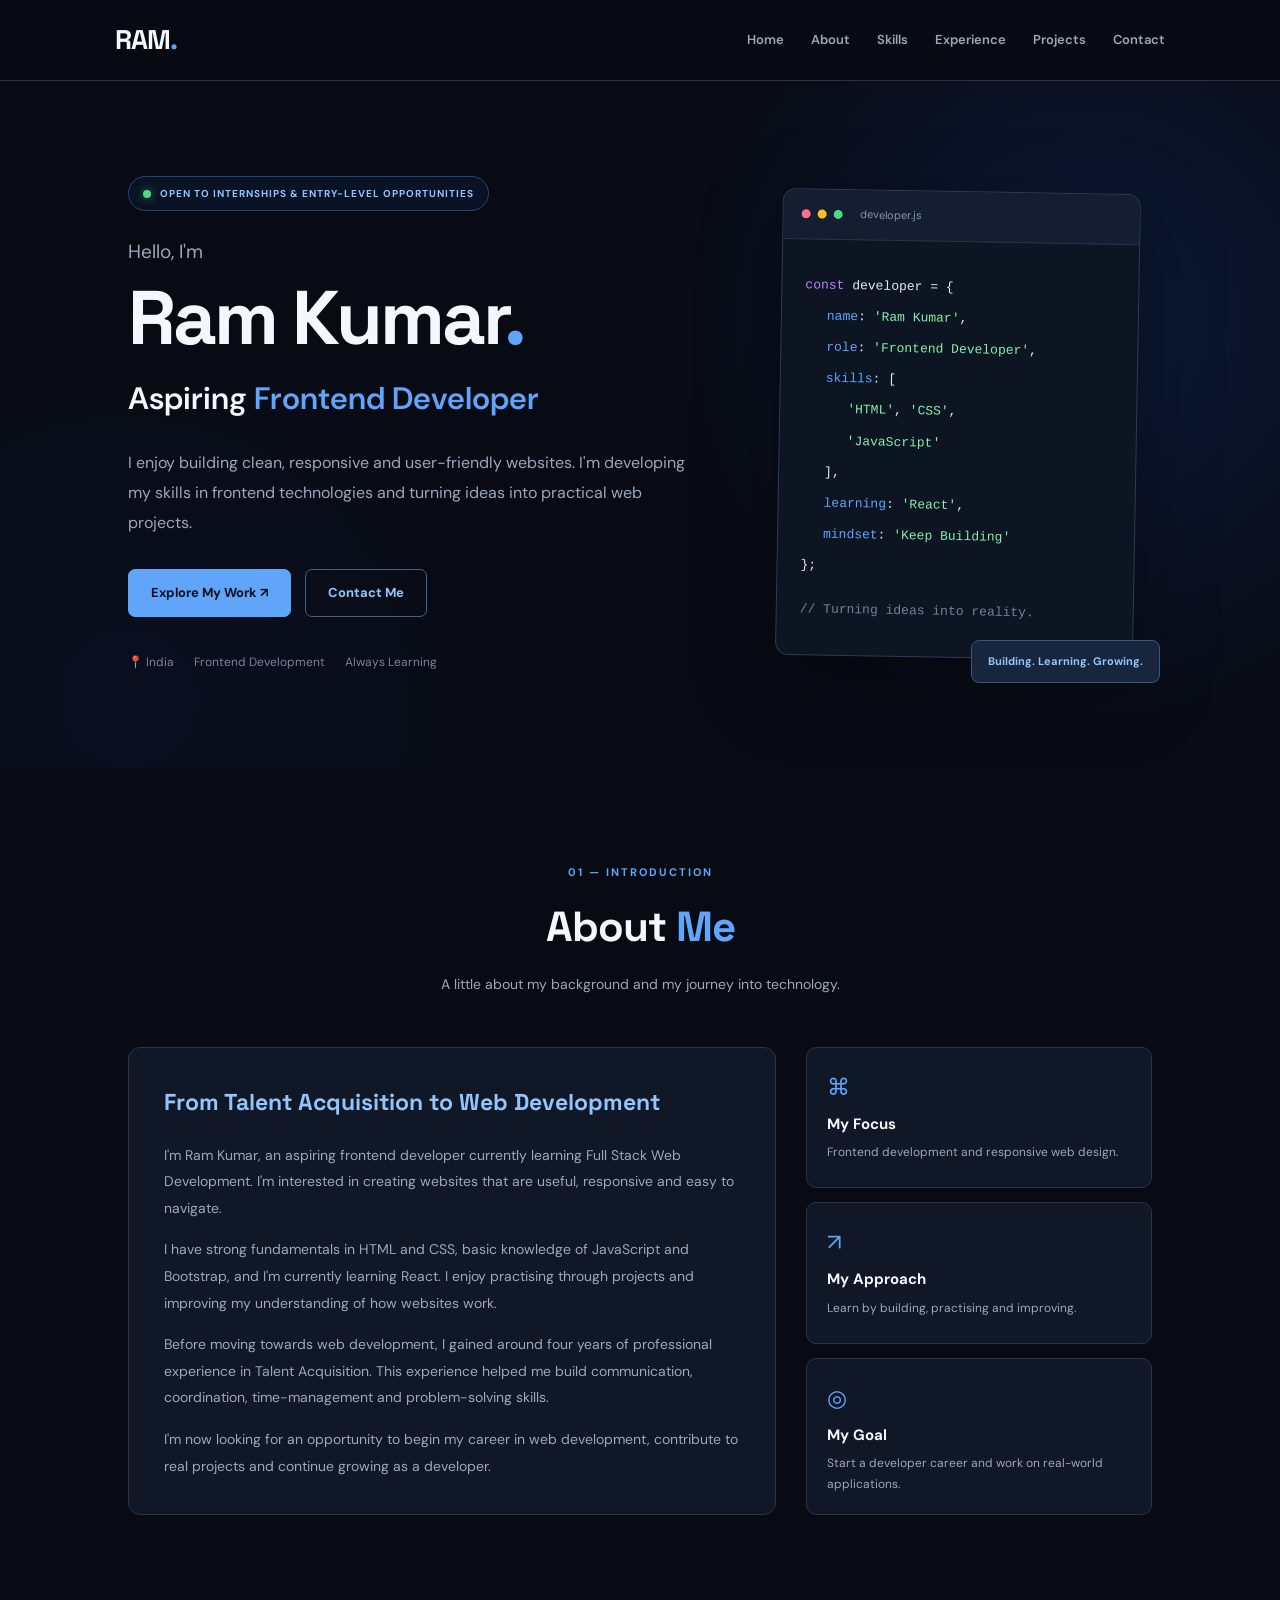
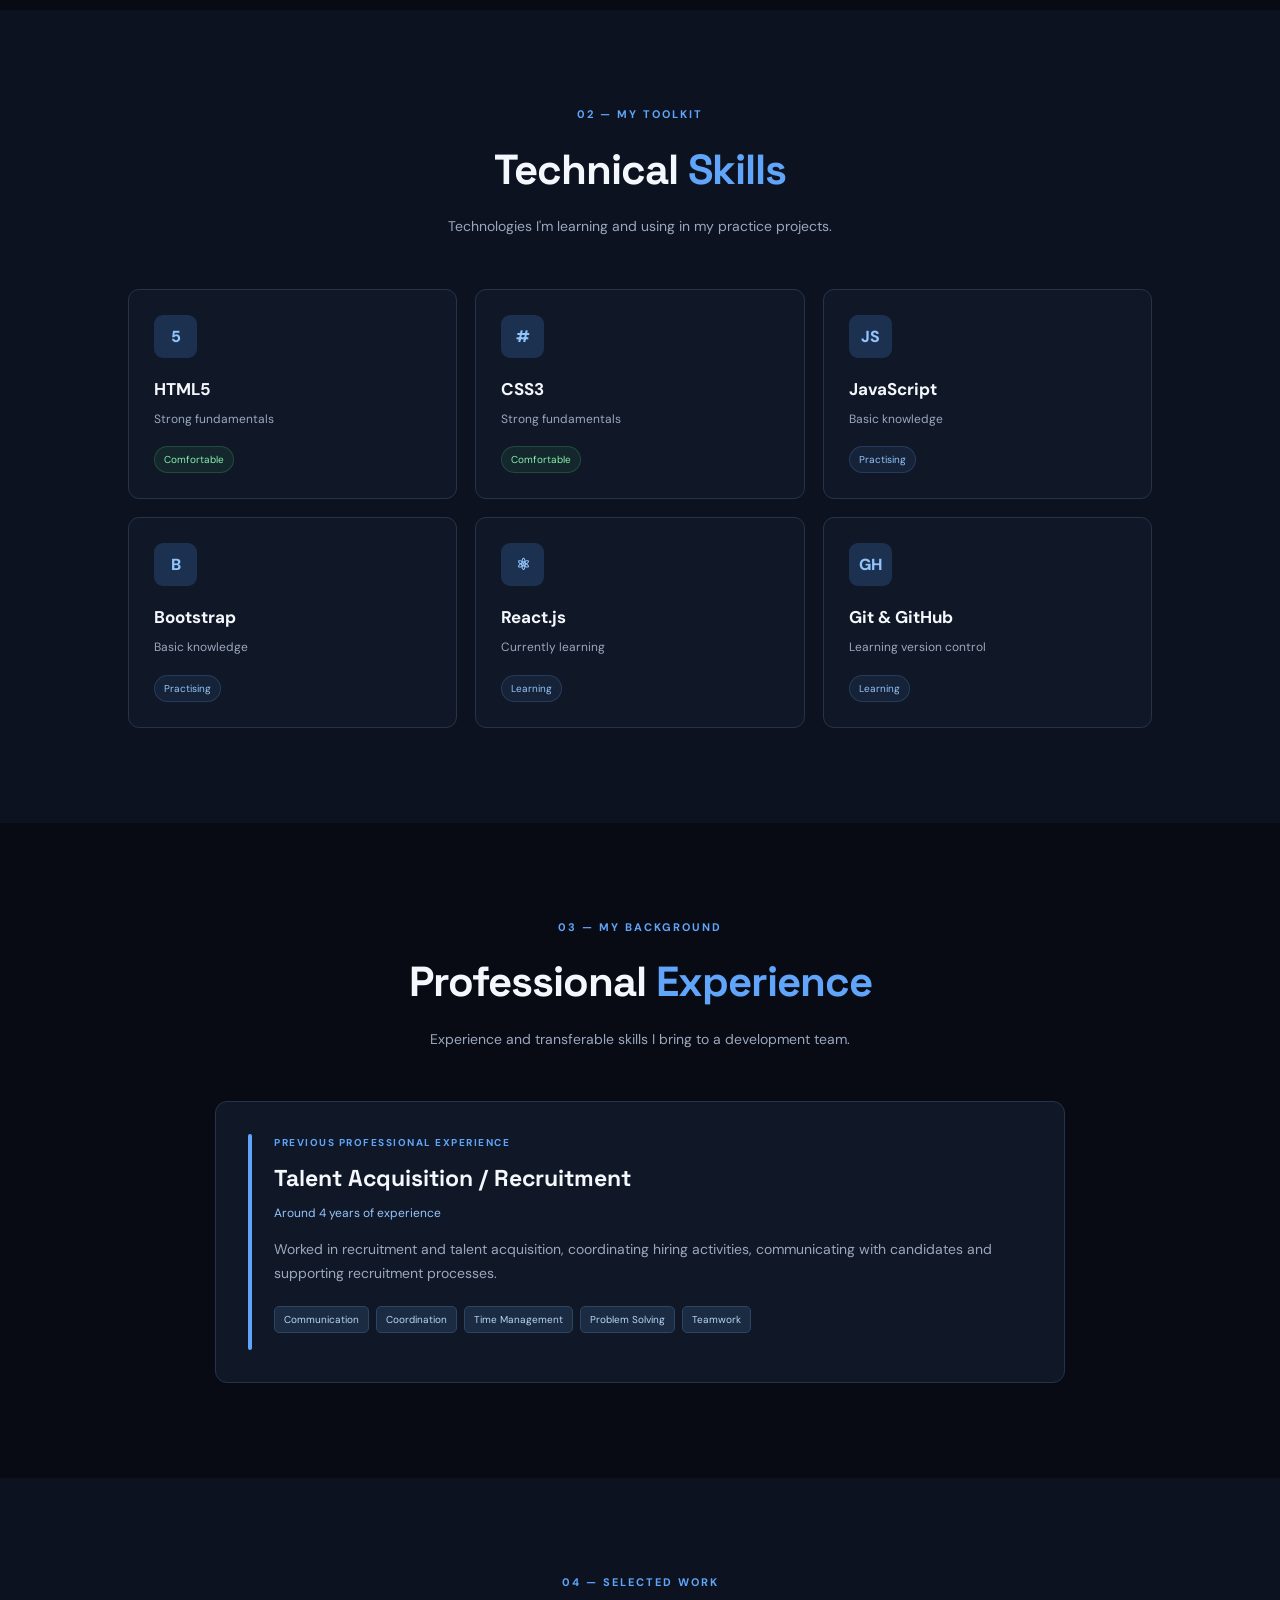
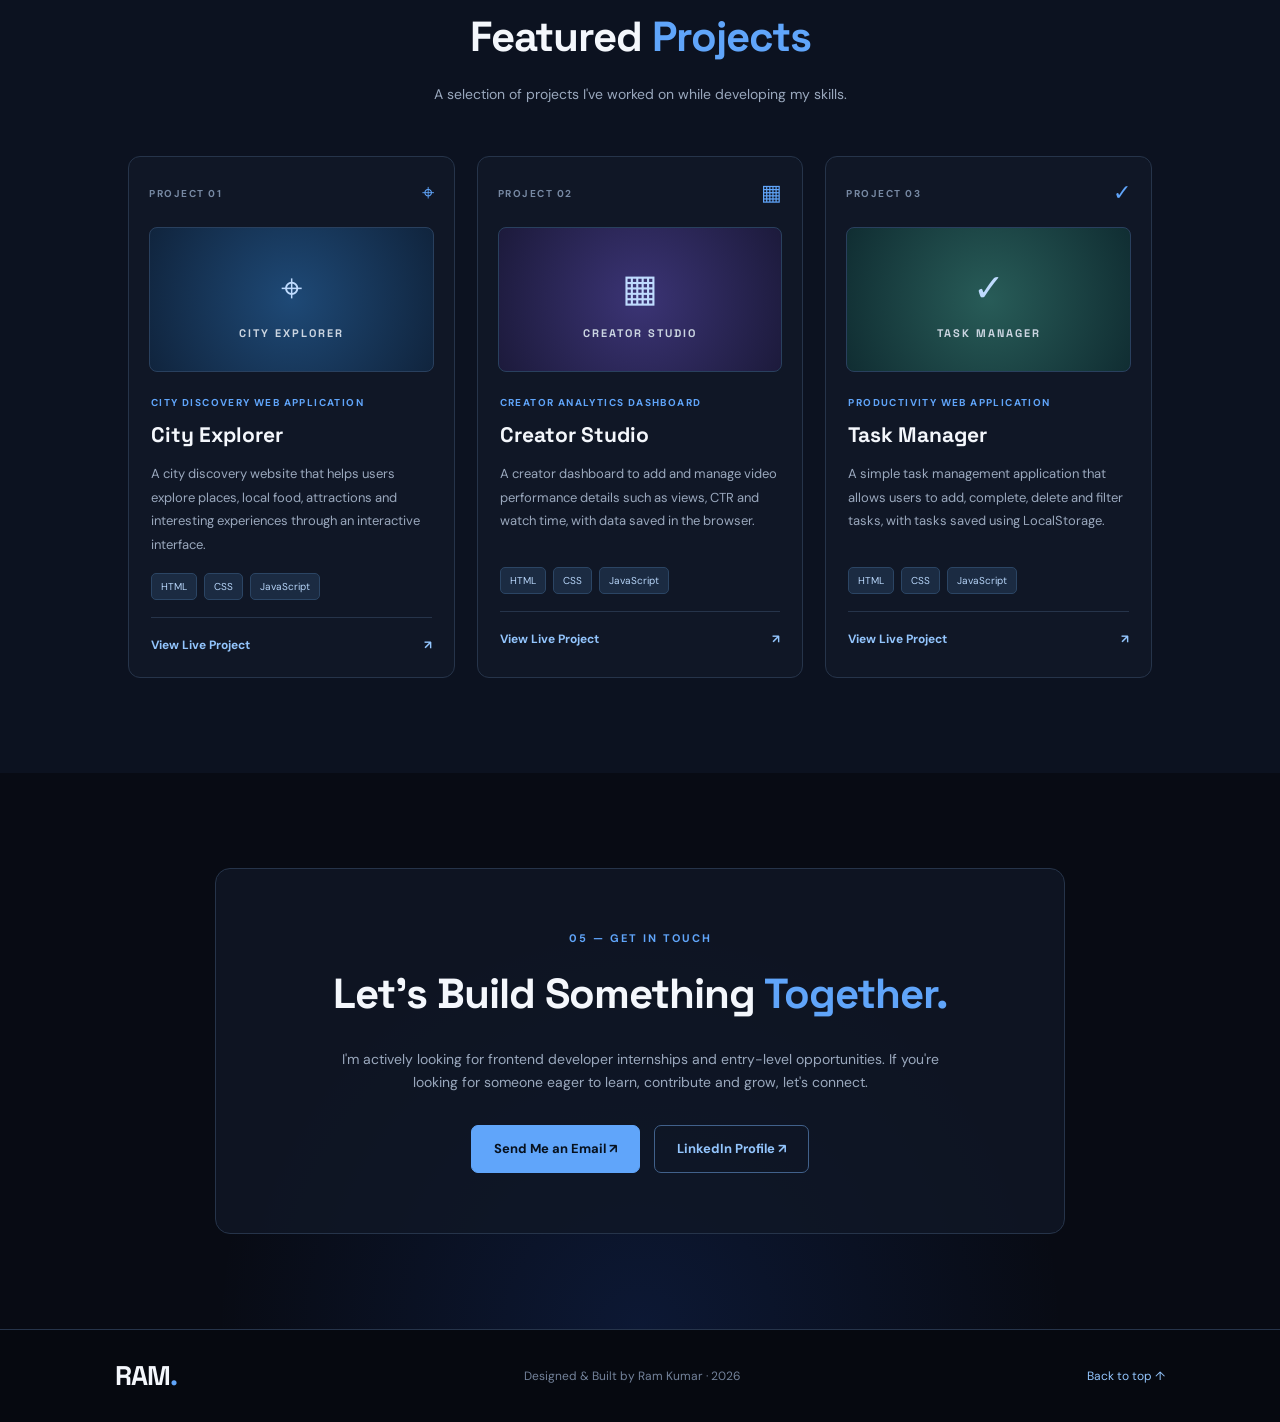
<file: index.html>
<!DOCTYPE html>
<html lang="en">
<head>
    <meta charset="UTF-8">
    <meta name="viewport" content="width=device-width, initial-scale=1.0">
    <meta name="description" content="Ram Kumar's portfolio - aspiring frontend developer showcasing web development projects and skills.">
    <title>Ram Kumar | Frontend Developer</title>
    <link rel="stylesheet" href="portfolio.css">
</head>
<body>

    <nav class="navbar">
        <a href="portfolio.html" class="logo">RAM<span>.</span></a>

        <button class="menu-toggle" id="menuToggle" aria-label="Toggle navigation" aria-expanded="false">
            ☰
        </button>

        <div class="nav-links" id="navLinks">
            <a href="#home">Home</a>
            <a href="#about">About</a>
            <a href="#skills">Skills</a>
            <a href="#experience">Experience</a>
            <a href="#projects">Projects</a>
            <a href="#contact">Contact</a>
        </div>
    </nav>

    <main>
        <!-- HERO -->
        <header class="hero" id="home">
            <div class="hero-content">
                <p class="eyebrow">
                    <span class="status-dot"></span>
                    OPEN TO INTERNSHIPS & ENTRY-LEVEL OPPORTUNITIES
                </p>

                <p class="intro-text">Hello, I'm</p>

                <h1>Ram Kumar<span>.</span></h1>

                <h2>Aspiring <span>Frontend Developer</span></h2>

                <p class="hero-description">
                    I enjoy building clean, responsive and user-friendly
                    websites. I'm developing my skills in frontend
                    technologies and turning ideas into practical web projects.
                </p>

                <div class="hero-buttons">
                    <a href="#projects" class="btn primary-btn">Explore My Work ↗</a>
                    <a href="#contact" class="btn outline-btn">Contact Me</a>
                </div>

                <div class="hero-meta">
                    <span>📍 India</span>
                    <span>Frontend Development</span>
                    <span>Always Learning</span>
                </div>
            </div>

            <div class="hero-visual">
                <div class="visual-card">
                    <div class="visual-top">
                        <span class="window-dot red"></span>
                        <span class="window-dot yellow"></span>
                        <span class="window-dot green"></span>
                        <span class="visual-label">developer.js</span>
                    </div>

                    <div class="code-preview">
                        <p><span class="code-purple">const</span> developer = {</p>
                        <p class="indent"><span class="code-blue">name</span>: <span class="code-green">'Ram Kumar'</span>,</p>
                        <p class="indent"><span class="code-blue">role</span>: <span class="code-green">'Frontend Developer'</span>,</p>
                        <p class="indent"><span class="code-blue">skills</span>: [</p>
                        <p class="indent double"><span class="code-green">'HTML'</span>, <span class="code-green">'CSS'</span>,</p>
                        <p class="indent double"><span class="code-green">'JavaScript'</span></p>
                        <p class="indent">],</p>
                        <p class="indent"><span class="code-blue">learning</span>: <span class="code-green">'React'</span>,</p>
                        <p class="indent"><span class="code-blue">mindset</span>: <span class="code-green">'Keep Building'</span></p>
                        <p>};</p>
                        <p class="code-comment">// Turning ideas into reality.</p>
                    </div>
                </div>

                <div class="floating-tag">Building. Learning. Growing.</div>
            </div>
        </header>

        <!-- ABOUT -->
        <section class="section" id="about">
            <div class="section-heading">
                <p class="section-label">01 — INTRODUCTION</p>
                <h2>About <span>Me</span></h2>
                <p class="section-subtitle">
                    A little about my background and my journey into technology.
                </p>
            </div>

            <div class="about-layout">
                <div class="about-main">
                    <h3>From Talent Acquisition to Web Development</h3>

                    <p>
                        I'm Ram Kumar, an aspiring frontend developer currently
                        learning Full Stack Web Development. I'm interested in
                        creating websites that are useful, responsive and easy
                        to navigate.
                    </p>

                    <p>
                        I have strong fundamentals in HTML and CSS, basic
                        knowledge of JavaScript and Bootstrap, and I'm currently
                        learning React. I enjoy practising through projects
                        and improving my understanding of how websites work.
                    </p>

                    <p>
                        Before moving towards web development, I gained around
                        four years of professional experience in Talent
                        Acquisition. This experience helped me build
                        communication, coordination, time-management and
                        problem-solving skills.
                    </p>

                    <p>
                        I'm now looking for an opportunity to begin my career
                        in web development, contribute to real projects and
                        continue growing as a developer.
                    </p>
                </div>

                <div class="about-side">
                    <div class="info-card">
                        <span class="info-icon">⌘</span>
                        <h4>My Focus</h4>
                        <p>Frontend development and responsive web design.</p>
                    </div>

                    <div class="info-card">
                        <span class="info-icon">↗</span>
                        <h4>My Approach</h4>
                        <p>Learn by building, practising and improving.</p>
                    </div>

                    <div class="info-card">
                        <span class="info-icon">◎</span>
                        <h4>My Goal</h4>
                        <p>Start a developer career and work on real-world applications.</p>
                    </div>
                </div>
            </div>
        </section>

        <!-- SKILLS -->
        <section class="section section-alt" id="skills">
            <div class="section-heading">
                <p class="section-label">02 — MY TOOLKIT</p>
                <h2>Technical <span>Skills</span></h2>
                <p class="section-subtitle">
                    Technologies I'm learning and using in my practice projects.
                </p>
            </div>

            <div class="skills-grid">
                <div class="skill-card">
                    <div class="skill-icon">5</div>
                    <h3>HTML5</h3>
                    <p>Strong fundamentals</p>
                    <span class="skill-status">Comfortable</span>
                </div>

                <div class="skill-card">
                    <div class="skill-icon">#</div>
                    <h3>CSS3</h3>
                    <p>Strong fundamentals</p>
                    <span class="skill-status">Comfortable</span>
                </div>

                <div class="skill-card">
                    <div class="skill-icon">JS</div>
                    <h3>JavaScript</h3>
                    <p>Basic knowledge</p>
                    <span class="skill-status learning">Practising</span>
                </div>

                <div class="skill-card">
                    <div class="skill-icon">B</div>
                    <h3>Bootstrap</h3>
                    <p>Basic knowledge</p>
                    <span class="skill-status learning">Practising</span>
                </div>

                <div class="skill-card">
                    <div class="skill-icon">⚛</div>
                    <h3>React.js</h3>
                    <p>Currently learning</p>
                    <span class="skill-status learning">Learning</span>
                </div>

                <div class="skill-card">
                    <div class="skill-icon">GH</div>
                    <h3>Git & GitHub</h3>
                    <p>Learning version control</p>
                    <span class="skill-status learning">Learning</span>
                </div>
            </div>
        </section>

        <!-- EXPERIENCE -->
        <section class="section" id="experience">
            <div class="section-heading">
                <p class="section-label">03 — MY BACKGROUND</p>
                <h2>Professional <span>Experience</span></h2>
                <p class="section-subtitle">
                    Experience and transferable skills I bring to a development team.
                </p>
            </div>

            <div class="experience-card">
                <div class="experience-marker"></div>
                <div>
                    <p class="experience-label">PREVIOUS PROFESSIONAL EXPERIENCE</p>
                    <h3>Talent Acquisition / Recruitment</h3>
                    <p class="experience-duration">Around 4 years of experience</p>
                    <p>
                        Worked in recruitment and talent acquisition,
                        coordinating hiring activities, communicating with
                        candidates and supporting recruitment processes.
                    </p>

                    <div class="project-tags">
                        <span>Communication</span>
                        <span>Coordination</span>
                        <span>Time Management</span>
                        <span>Problem Solving</span>
                        <span>Teamwork</span>
                    </div>
                </div>
            </div>
        </section>

        <!-- PROJECTS -->
        <section class="section section-alt" id="projects">
            <div class="section-heading">
                <p class="section-label">04 — SELECTED WORK</p>
                <h2>Featured <span>Projects</span></h2>
                <p class="section-subtitle">
                    A selection of projects I've worked on while developing my skills.
                </p>
            </div>

            <div class="projects-grid">

                <!-- PROJECT 01: CITY EXPLORER -->
                <article class="project-card">
                    <div class="project-top">
                        <span class="project-index">PROJECT 01</span>
                        <span class="project-symbol">⌖</span>
                    </div>

                    <div class="project-visual city-visual">
                        <span>⌖</span>
                        <p>CITY EXPLORER</p>
                    </div>

                    <div class="project-content">
                        <p class="project-type">CITY DISCOVERY WEB APPLICATION</p>
                        <h3>City Explorer</h3>
                        <p>
                            A city discovery website that helps users explore
                            places, local food, attractions and interesting
                            experiences through an interactive interface.
                        </p>

                        <div class="project-tags">
                            <span>HTML</span>
                            <span>CSS</span>
                            <span>JavaScript</span>
                        </div>

                        <a href="city_explorer.html" class="project-link">
                            View Live Project <span>↗</span>
                        </a>
                    </div>
                </article>

                <!-- PROJECT 02: CREATOR STUDIO -->
                <article class="project-card">
                    <div class="project-top">
                        <span class="project-index">PROJECT 02</span>
                        <span class="project-symbol">▦</span>
                    </div>

                    <div class="project-visual creator-visual">
                        <span>▦</span>
                        <p>CREATOR STUDIO</p>
                    </div>

                    <div class="project-content">
                        <p class="project-type">CREATOR ANALYTICS DASHBOARD</p>
                        <h3>Creator Studio</h3>
                        <p>
                            A creator dashboard to add and manage video
                            performance details such as views, CTR and watch
                            time, with data saved in the browser.
                        </p>

                        <div class="project-tags">
                            <span>HTML</span>
                            <span>CSS</span>
                            <span>JavaScript</span>
                        </div>

                        <a href="creator_studio.html" class="project-link">
                            View Live Project <span>↗</span>
                        </a>
                    </div>
                </article>

                <!-- PROJECT 03: TASK MANAGER -->
                <article class="project-card">
                    <div class="project-top">
                        <span class="project-index">PROJECT 03</span>
                        <span class="project-symbol">✓</span>
                    </div>

                    <div class="project-visual shop-visual">
                        <span>✓</span>
                        <p>TASK MANAGER</p>
                    </div>

                    <div class="project-content">
                        <p class="project-type">PRODUCTIVITY WEB APPLICATION</p>
                        <h3>Task Manager</h3>
                        <p>
                            A simple task management application that allows
                            users to add, complete, delete and filter tasks,
                            with tasks saved using LocalStorage.
                        </p>

                        <div class="project-tags">
                            <span>HTML</span>
                            <span>CSS</span>
                            <span>JavaScript</span>
                        </div>

                        <a href="task_manager.html" class="project-link">
                            View Live Project <span>↗</span>
                        </a>
                    </div>
                </article>

            </div>
        </section>

        <!-- CONTACT -->
        <section class="section contact-section" id="contact">
            <div class="contact-box">
                <p class="section-label">05 — GET IN TOUCH</p>
                <h2>Let's Build Something <span>Together.</span></h2>
                <p>
                    I'm actively looking for frontend developer internships
                    and entry-level opportunities. If you're looking for
                    someone eager to learn, contribute and grow, let's connect.
                </p>

                <div class="contact-buttons">
                    <a href="mailto:rk.professionally@gmail.com" class="btn primary-btn">
                        Send Me an Email ↗
                    </a>
                    <a href="https://www.linkedin.com/in/ramkumarofficial" target="_blank"
                       rel="noopener noreferrer" class="btn outline-btn">
                        LinkedIn Profile ↗
                    </a>
                </div>
            </div>
        </section>
    </main>

    <footer>
        <a href="#home" class="logo">RAM<span>.</span></a>
        <p>Designed & Built by Ram Kumar · <span id="year"></span></p>
        <a href="#home" class="back-top">Back to top ↑</a>
    </footer>

    <script src="portfolio.js"></script>
</body>
</html>
</file>
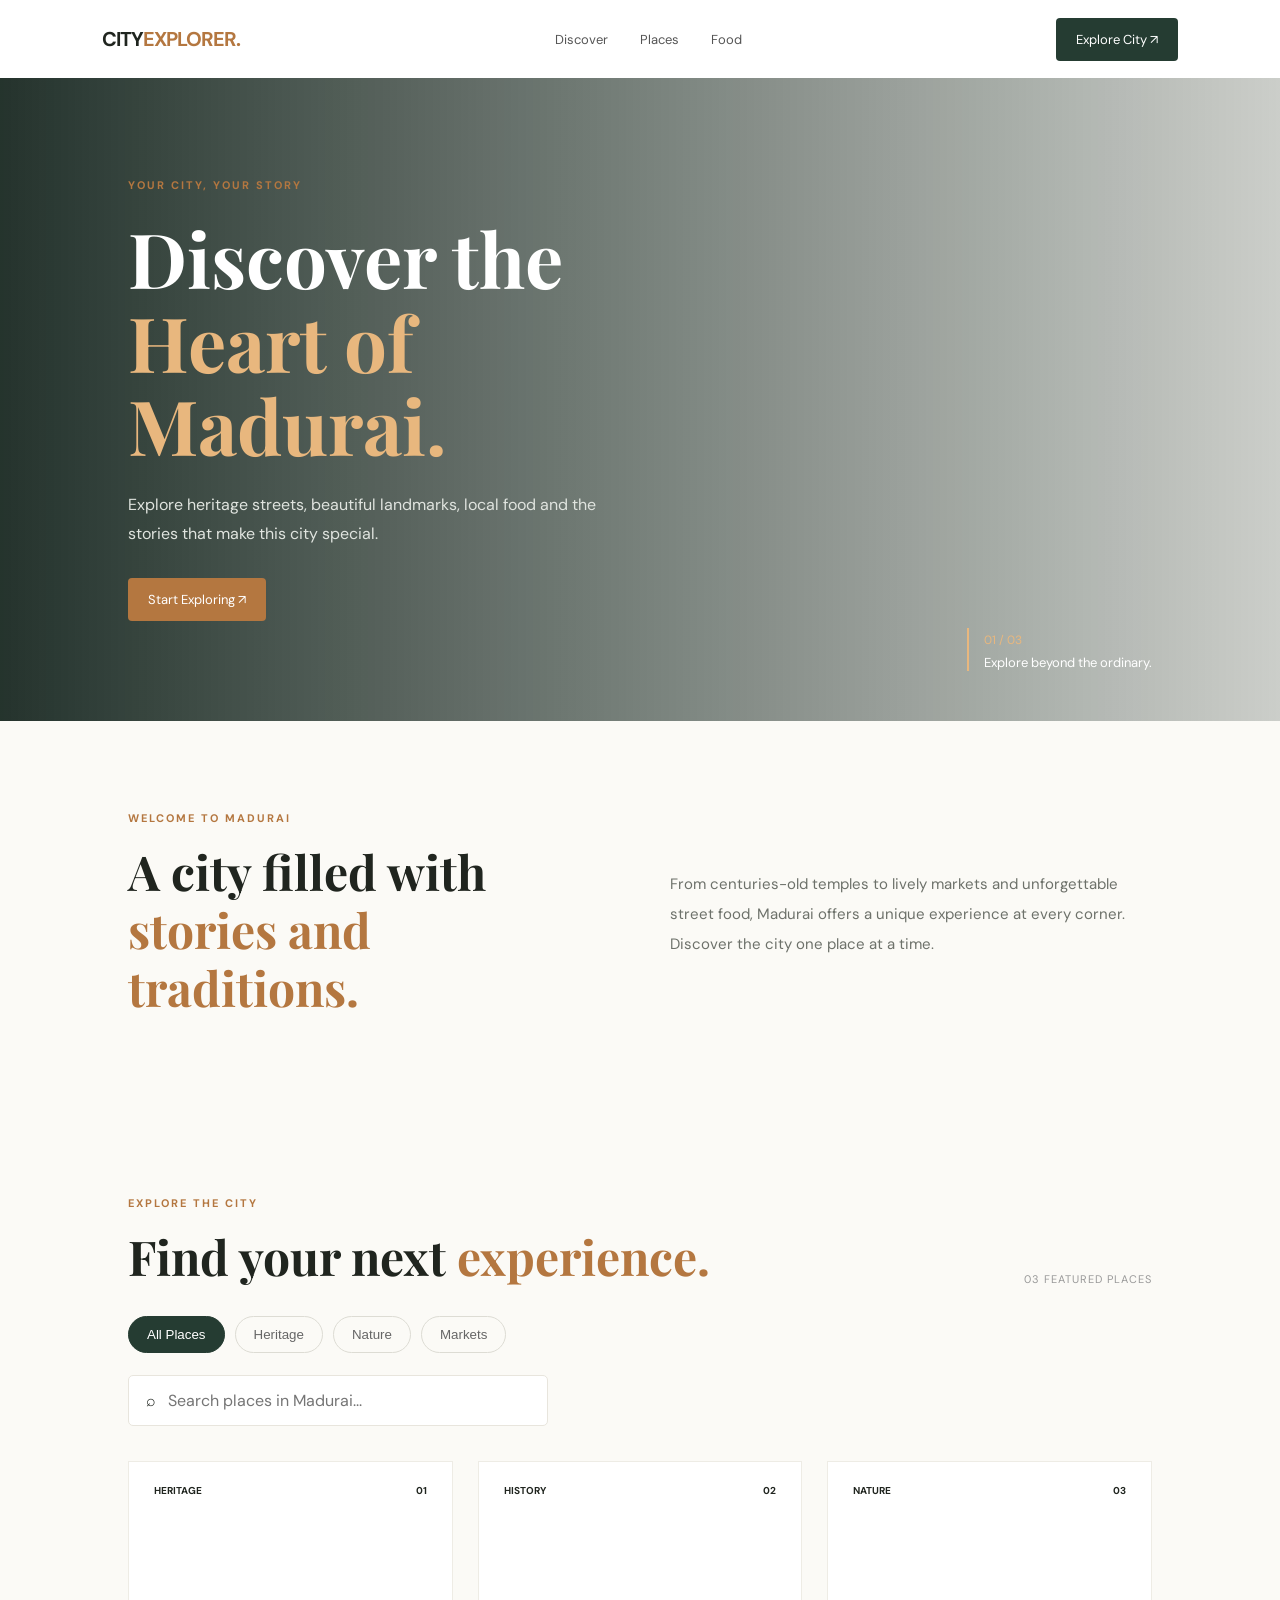
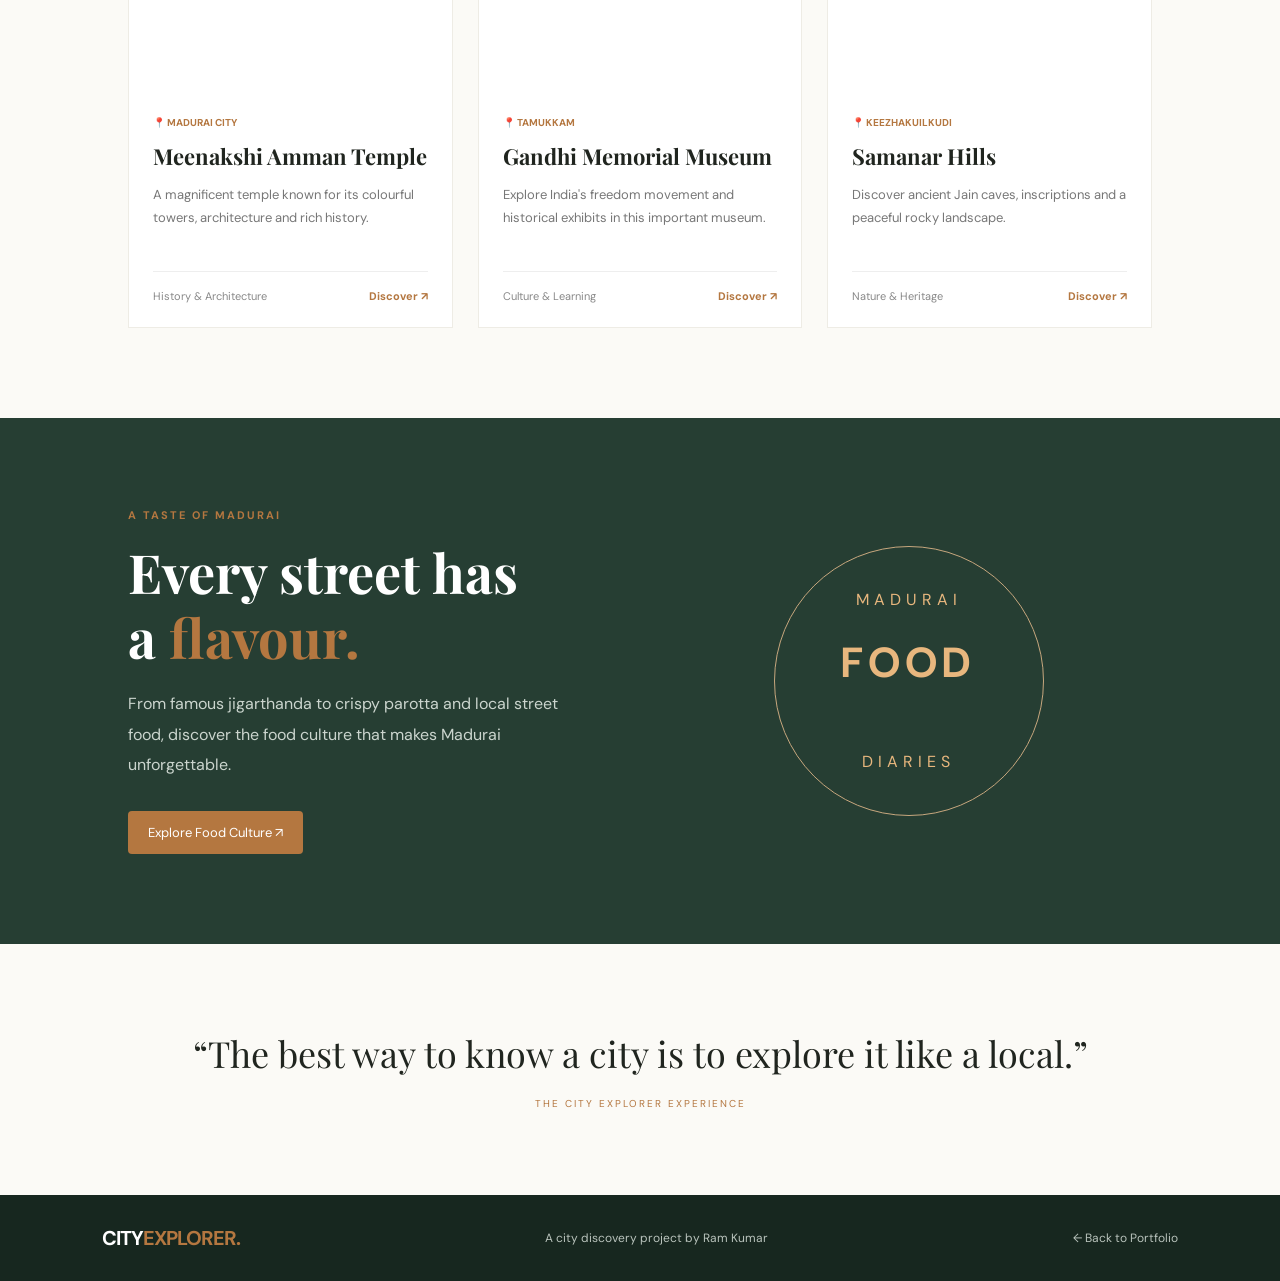
<file: city_explorer.html>
<!DOCTYPE html>
<html lang="en">
<head>
    <meta charset="UTF-8">
    <meta name="viewport" content="width=device-width, initial-scale=1.0">
    <title>City Explorer | Discover Madurai</title>
    <link rel="stylesheet" href="city_explorer.css">
</head>
<body>

<header class="navbar">
    <a href="portfolio.html" class="logo">CITY<span>EXPLORER.</span></a>
    <nav>
        <a href="#discover">Discover</a>
        <a href="#places">Places</a>
        <a href="#food">Food</a>
    </nav>
    <a href="#places" class="nav-button">Explore City ↗</a>
</header>

<section class="hero">
    <div class="hero-content">
        <p class="eyebrow">YOUR CITY, YOUR STORY</p>
        <h1>Discover the<br><span>Heart of Madurai.</span></h1>
        <p>Explore heritage streets, beautiful landmarks, local food and the stories that make this city special.</p>
        <a href="#places" class="hero-button">Start Exploring ↗</a>
    </div>
    <div class="hero-note">
        <span>01 / 03</span>
        <p>Explore beyond the ordinary.</p>
    </div>
</section>

<section class="intro section" id="discover">
    <div>
        <p class="eyebrow">WELCOME TO MADURAI</p>
        <h2>A city filled with<br><span>stories and traditions.</span></h2>
    </div>
    <p class="intro-text">
        From centuries-old temples to lively markets and unforgettable street food,
        Madurai offers a unique experience at every corner. Discover the city one
        place at a time.
    </p>
</section>

<section class="section" id="places">
    <div class="section-heading">
        <div>
            <p class="eyebrow">EXPLORE THE CITY</p>
            <h2>Find your next <span>experience.</span></h2>
        </div>
        <span class="count-label">03 FEATURED PLACES</span>
    </div>

    <div class="filter-bar">
        <button class="filter-btn active" data-filter="all">All Places</button>
        <button class="filter-btn" data-filter="heritage">Heritage</button>
        <button class="filter-btn" data-filter="nature">Nature</button>
        <button class="filter-btn" data-filter="market">Markets</button>
    </div>

    <div class="search-box">
        <span>⌕</span>
        <input type="text" id="placeSearch" placeholder="Search places in Madurai...">
    </div>

    <div class="places-grid">
        <article class="place-card" data-category="heritage" data-name="meenakshi amman temple">
            <div class="place-image temple-image">
                <span class="image-tag">HERITAGE</span>
                <span class="image-number">01</span>
            </div>
            <div class="place-info">
                <p class="place-location">📍 MADURAI CITY</p>
                <h3>Meenakshi Amman Temple</h3>
                <p>A magnificent temple known for its colourful towers, architecture and rich history.</p>
                <div class="place-footer">
                    <span>History & Architecture</span>
                    <a href="https://en.wikipedia.org/wiki/Meenakshi_Temple" target="_blank">Discover ↗</a>
                </div>
            </div>
        </article>

        <article class="place-card" data-category="market" data-name="gandhi memorial museum">
            <div class="place-image museum-image">
                <span class="image-tag">HISTORY</span>
                <span class="image-number">02</span>
            </div>
            <div class="place-info">
                <p class="place-location">📍 TAMUKKAM</p>
                <h3>Gandhi Memorial Museum</h3>
                <p>Explore India's freedom movement and historical exhibits in this important museum.</p>
                <div class="place-footer">
                    <span>Culture & Learning</span>
                    <a href="https://en.wikipedia.org/wiki/Gandhi_Memorial_Museum,_Madurai" target="_blank">Discover ↗</a>
                </div>
            </div>
        </article>

        <article class="place-card" data-category="nature" data-name="samanar hills">
            <div class="place-image hills-image">
                <span class="image-tag">NATURE</span>
                <span class="image-number">03</span>
            </div>
            <div class="place-info">
                <p class="place-location">📍 KEEZHAKUILKUDI</p>
                <h3>Samanar Hills</h3>
                <p>Discover ancient Jain caves, inscriptions and a peaceful rocky landscape.</p>
                <div class="place-footer">
                    <span>Nature & Heritage</span>
                    <a href="https://en.wikipedia.org/wiki/Samanar_Hills" target="_blank">Discover ↗</a>
                </div>
            </div>
        </article>
    </div>
    <p class="empty-message" id="emptyMessage">No places found. Try another search.</p>
</section>

<section class="food-section section" id="food">
    <div class="food-content">
        <p class="eyebrow">A TASTE OF MADURAI</p>
        <h2>Every street has<br>a <span>flavour.</span></h2>
        <p>From famous jigarthanda to crispy parotta and local street food, discover the food culture that makes Madurai unforgettable.</p>
        <a href="https://en.wikipedia.org/wiki/Madurai_cuisine" target="_blank" class="hero-button">Explore Food Culture ↗</a>
    </div>
    <div class="food-art">
        <div class="food-circle">MADURAI<br><strong>FOOD</strong><br>DIARIES</div>
    </div>
</section>

<section class="quote-section">
    <p>“The best way to know a city is to explore it like a local.”</p>
    <span>THE CITY EXPLORER EXPERIENCE</span>
</section>

<footer>
    <a href="#" class="logo">CITY<span>EXPLORER.</span></a>
    <p>A city discovery project by Ram Kumar</p>
    <a href="portfolio.html">← Back to Portfolio</a>
</footer>

<script src="city_explorer.js"></script>
</body>
</html>
</file>
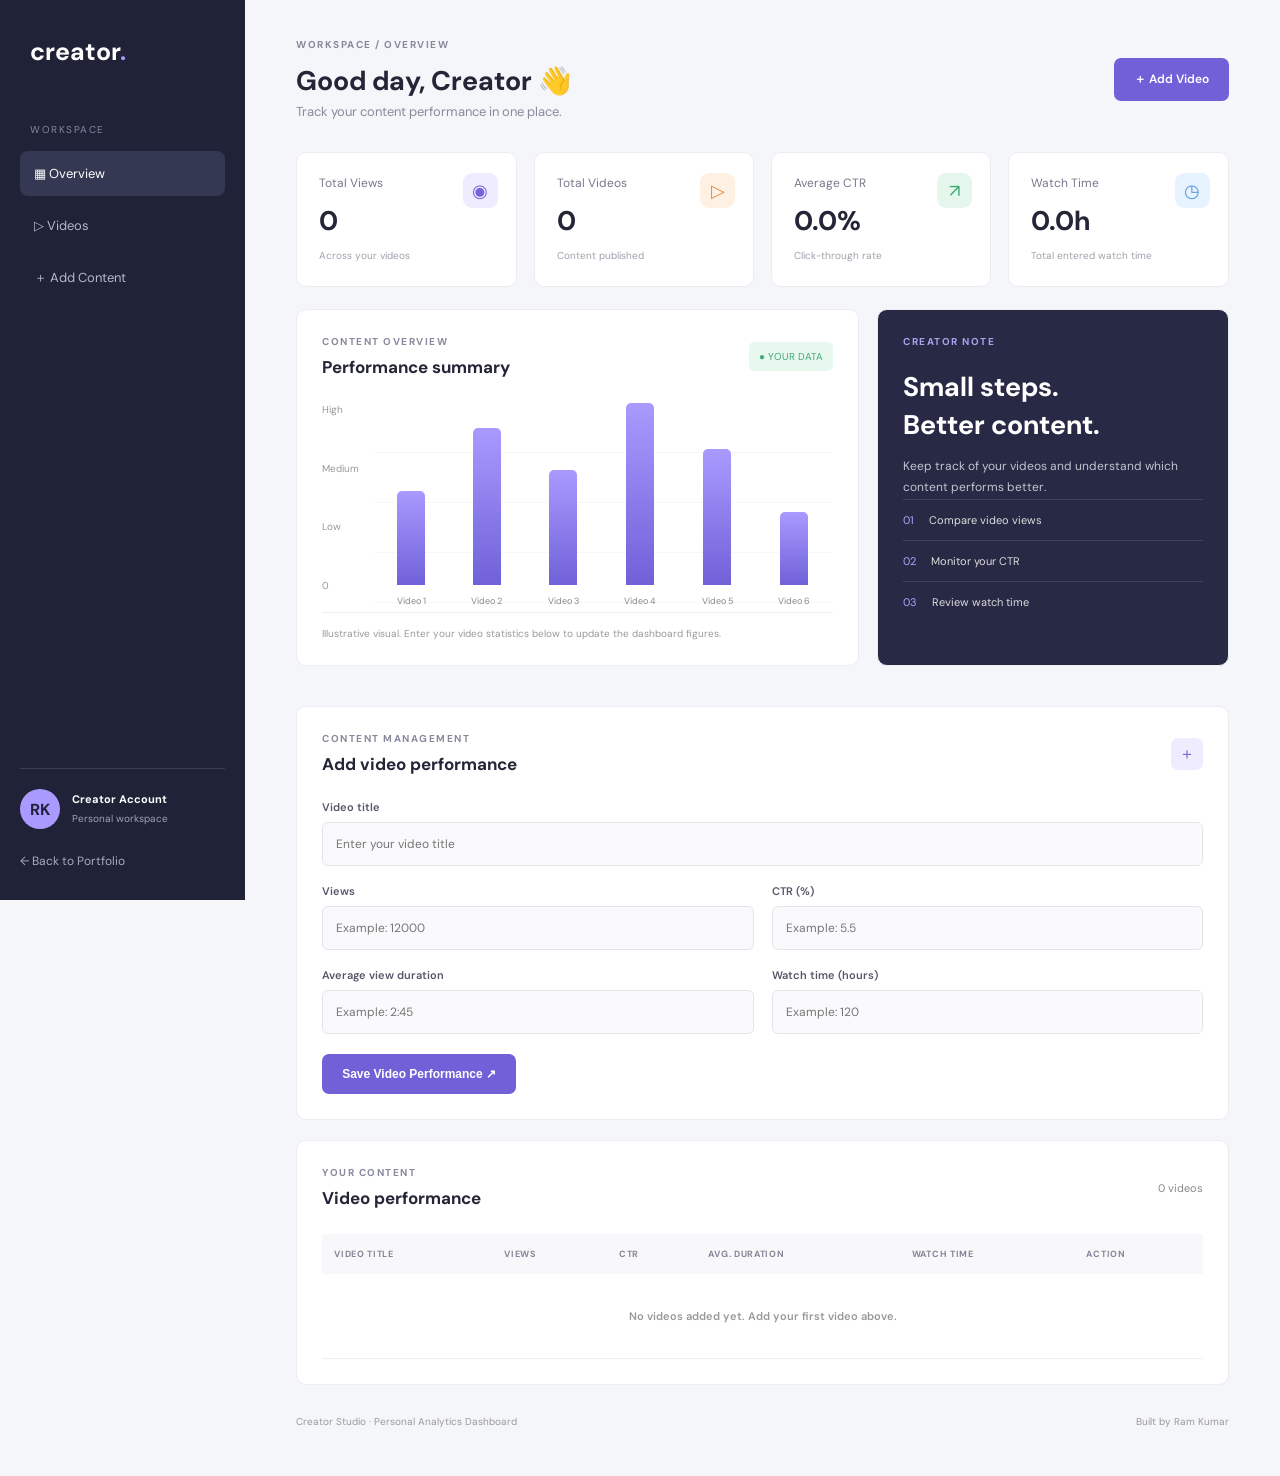
<file: creator_studio.html>
<!DOCTYPE html>
<html lang="en">
<head>
    <meta charset="UTF-8">
    <meta name="viewport" content="width=device-width, initial-scale=1.0">
    <title>Creator Studio | Analytics Dashboard</title>
    <link rel="stylesheet" href="creator_studio.css">
</head>
<body>

<div class="dashboard">

    <aside class="sidebar">
        <a href="#" class="brand">creator<span>.</span></a>

        <p class="side-label">WORKSPACE</p>
        <a href="#overview" class="side-link active">▦ Overview</a>
        <a href="#videos" class="side-link">▷ Videos</a>
        <a href="#addVideo" class="side-link">＋ Add Content</a>

        <div class="sidebar-bottom">
            <div class="profile">
                <div class="avatar">RK</div>
                <div>
                    <strong>Creator Account</strong>
                    <small>Personal workspace</small>
                </div>
            </div>
            <a href="portfolio.html" class="back-link">← Back to Portfolio</a>
        </div>
    </aside>

    <main class="main-content" id="overview">

        <header class="topbar">
            <div>
                <p class="breadcrumb">WORKSPACE / OVERVIEW</p>
                <h1>Good day, Creator 👋</h1>
                <p class="subheading">Track your content performance in one place.</p>
            </div>
            <a href="#addVideo" class="add-button">＋ Add Video</a>
        </header>

        <section class="stats-grid">
            <article class="stat-card">
                <p>Total Views</p>
                <h2 id="totalViews">0</h2>
                <span>Across your videos</span>
                <div class="stat-icon purple">◉</div>
            </article>

            <article class="stat-card">
                <p>Total Videos</p>
                <h2 id="totalVideos">0</h2>
                <span>Content published</span>
                <div class="stat-icon orange">▷</div>
            </article>

            <article class="stat-card">
                <p>Average CTR</p>
                <h2 id="averageCTR">0%</h2>
                <span>Click-through rate</span>
                <div class="stat-icon green">↗</div>
            </article>

            <article class="stat-card">
                <p>Watch Time</p>
                <h2 id="totalWatchTime">0h</h2>
                <span>Total entered watch time</span>
                <div class="stat-icon blue">◷</div>
            </article>
        </section>

        <section class="content-layout">
            <div class="panel performance-panel">
                <div class="panel-heading">
                    <div>
                        <p class="panel-label">CONTENT OVERVIEW</p>
                        <h2>Performance summary</h2>
                    </div>
                    <span class="live-label">● YOUR DATA</span>
                </div>

                <div class="chart-area">
                    <div class="chart-y">
                        <span>High</span>
                        <span>Medium</span>
                        <span>Low</span>
                        <span>0</span>
                    </div>
                    <div class="chart-bars">
                        <div class="bar-column"><div class="bar" style="height:45%"></div><span>Video 1</span></div>
                        <div class="bar-column"><div class="bar" style="height:75%"></div><span>Video 2</span></div>
                        <div class="bar-column"><div class="bar" style="height:55%"></div><span>Video 3</span></div>
                        <div class="bar-column"><div class="bar" style="height:90%"></div><span>Video 4</span></div>
                        <div class="bar-column"><div class="bar" style="height:65%"></div><span>Video 5</span></div>
                        <div class="bar-column"><div class="bar" style="height:35%"></div><span>Video 6</span></div>
                    </div>
                </div>
                <p class="chart-note">Illustrative visual. Enter your video statistics below to update the dashboard figures.</p>
            </div>

            <div class="panel tips-panel">
                <p class="panel-label">CREATOR NOTE</p>
                <h2>Small steps.<br>Better content.</h2>
                <p>Keep track of your videos and understand which content performs better.</p>
                <div class="tip-item"><span>01</span> Compare video views</div>
                <div class="tip-item"><span>02</span> Monitor your CTR</div>
                <div class="tip-item"><span>03</span> Review watch time</div>
            </div>
        </section>

        <section class="panel add-panel" id="addVideo">
            <div class="panel-heading">
                <div>
                    <p class="panel-label">CONTENT MANAGEMENT</p>
                    <h2>Add video performance</h2>
                </div>
                <span class="form-icon">＋</span>
            </div>

            <form id="videoForm">
                <div class="form-grid">
                    <div class="form-group full">
                        <label for="videoTitle">Video title</label>
                        <input type="text" id="videoTitle" placeholder="Enter your video title" required>
                    </div>

                    <div class="form-group">
                        <label for="videoViews">Views</label>
                        <input type="number" id="videoViews" placeholder="Example: 12000" min="0" required>
                    </div>

                    <div class="form-group">
                        <label for="videoCTR">CTR (%)</label>
                        <input type="number" id="videoCTR" placeholder="Example: 5.5" min="0" max="100" step="0.1" required>
                    </div>

                    <div class="form-group">
                        <label for="videoDuration">Average view duration</label>
                        <input type="text" id="videoDuration" placeholder="Example: 2:45" required>
                    </div>

                    <div class="form-group">
                        <label for="videoWatchTime">Watch time (hours)</label>
                        <input type="number" id="videoWatchTime" placeholder="Example: 120" min="0" step="0.1" required>
                    </div>
                </div>

                <button type="submit" class="submit-button">Save Video Performance ↗</button>
            </form>
        </section>

        <section class="panel videos-panel" id="videos">
            <div class="panel-heading">
                <div>
                    <p class="panel-label">YOUR CONTENT</p>
                    <h2>Video performance</h2>
                </div>
                <span class="video-count" id="videoCount">0 videos</span>
            </div>

            <div class="table-wrapper">
                <table>
                    <thead>
                        <tr>
                            <th>VIDEO TITLE</th>
                            <th>VIEWS</th>
                            <th>CTR</th>
                            <th>AVG. DURATION</th>
                            <th>WATCH TIME</th>
                            <th>ACTION</th>
                        </tr>
                    </thead>
                    <tbody id="videoTable">
                        <tr class="empty-row">
                            <td colspan="6">No videos added yet. Add your first video above.</td>
                        </tr>
                    </tbody>
                </table>
            </div>
        </section>

        <footer class="dashboard-footer">
            <span>Creator Studio · Personal Analytics Dashboard</span>
            <span>Built by Ram Kumar</span>
        </footer>

    </main>
</div>

<script src="creator_studio.js"></script>
</body>
</html>
</file>
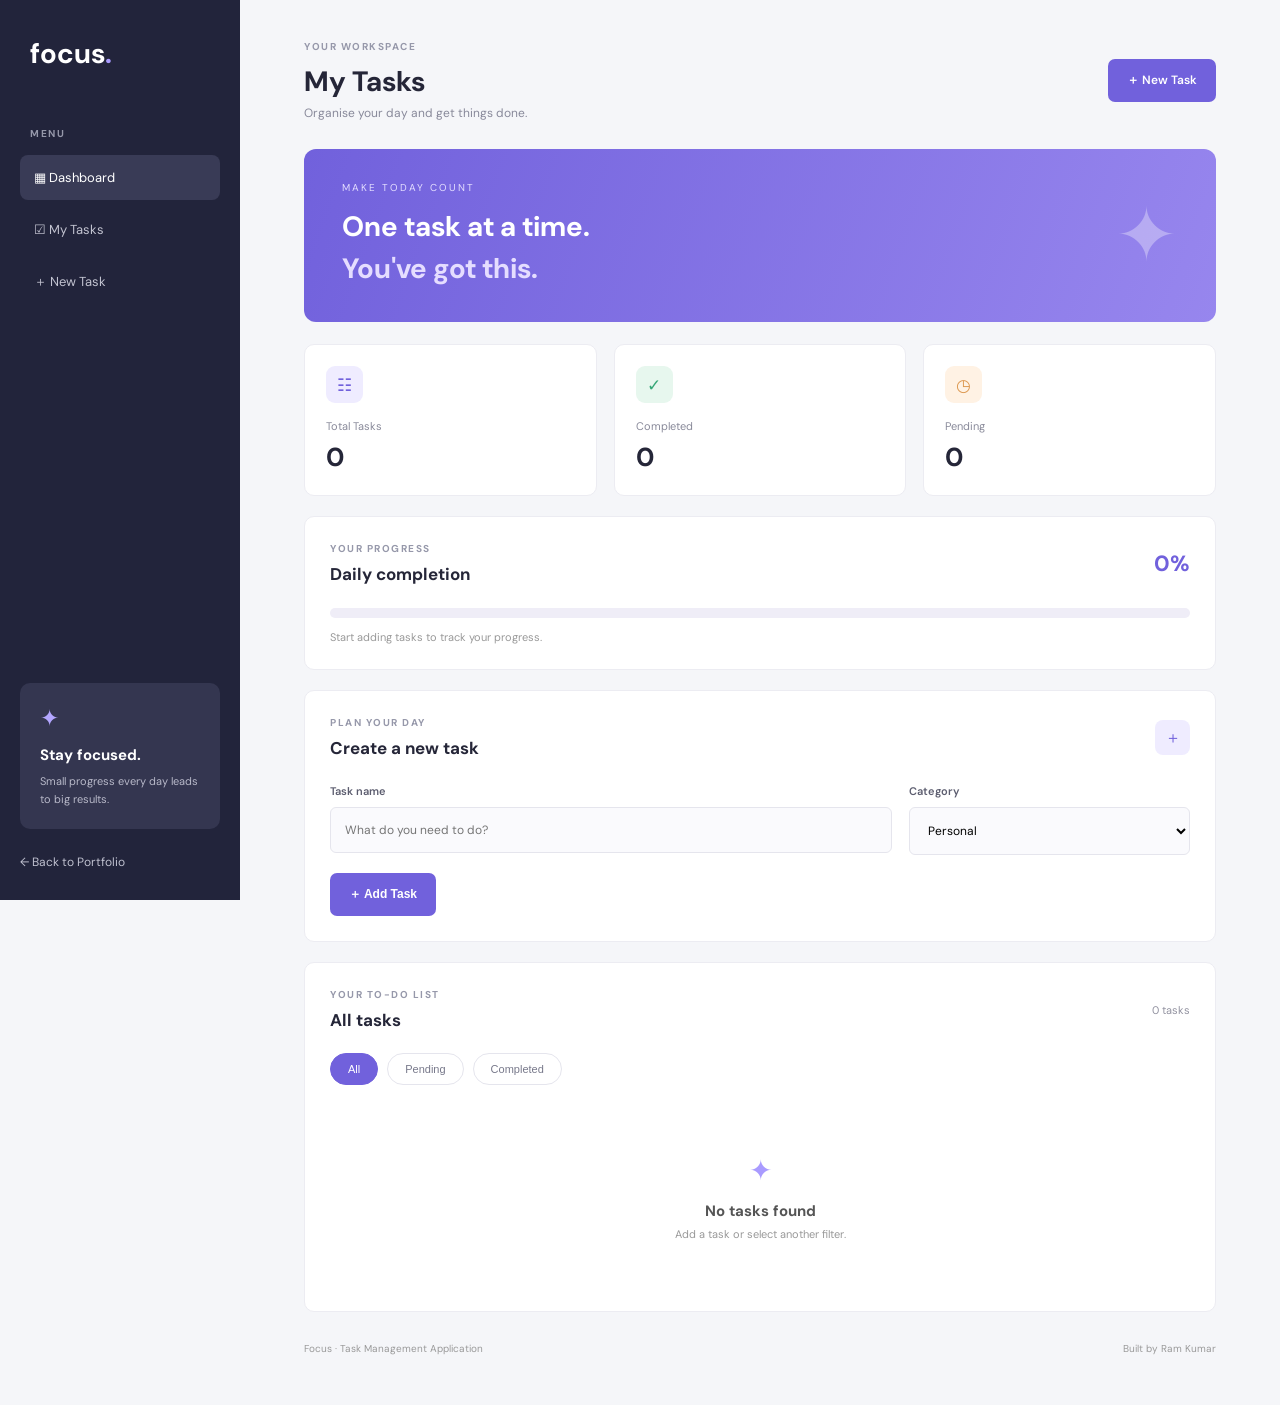
<file: task_manager.html>
<!DOCTYPE html>
<html lang="en">
<head>
    <meta charset="UTF-8">
    <meta name="viewport" content="width=device-width, initial-scale=1.0">
    <title>Task Manager | Stay Productive</title>
    <link rel="stylesheet" href="task_manager.css">
</head>
<body>

<div class="app-layout">

    <aside class="sidebar">
        <a href="#" class="brand">focus<span>.</span></a>

        <p class="side-heading">MENU</p>
        <a href="#dashboard" class="side-link active">▦ Dashboard</a>
        <a href="#tasks" class="side-link">☑ My Tasks</a>
        <a href="#addTask" class="side-link">＋ New Task</a>

        <div class="sidebar-note">
            <span>✦</span>
            <h3>Stay focused.</h3>
            <p>Small progress every day leads to big results.</p>
        </div>

        <a href="portfolio.html" class="back-link">← Back to Portfolio</a>
    </aside>

    <main class="main-content" id="dashboard">

        <header class="topbar">
            <div>
                <p class="eyebrow">YOUR WORKSPACE</p>
                <h1>My Tasks</h1>
                <p class="subtitle">Organise your day and get things done.</p>
            </div>
            <a href="#addTask" class="new-task-button">＋ New Task</a>
        </header>

        <section class="welcome-banner">
            <div>
                <p>MAKE TODAY COUNT</p>
                <h2>One task at a time.<br><span>You've got this.</span></h2>
            </div>
            <div class="banner-icon">✦</div>
        </section>

        <section class="stats-grid">
            <article class="stat-card">
                <div class="stat-icon purple">☷</div>
                <p>Total Tasks</p>
                <h2 id="totalTasks">0</h2>
            </article>

            <article class="stat-card">
                <div class="stat-icon green">✓</div>
                <p>Completed</p>
                <h2 id="completedTasks">0</h2>
            </article>

            <article class="stat-card">
                <div class="stat-icon orange">◷</div>
                <p>Pending</p>
                <h2 id="pendingTasks">0</h2>
            </article>
        </section>

        <section class="panel progress-panel">
            <div class="progress-header">
                <div>
                    <p class="eyebrow">YOUR PROGRESS</p>
                    <h2>Daily completion</h2>
                </div>
                <strong id="progressPercent">0%</strong>
            </div>
            <div class="progress-track">
                <div class="progress-fill" id="progressFill"></div>
            </div>
            <p id="progressText">Start adding tasks to track your progress.</p>
        </section>

        <section class="panel add-panel" id="addTask">
            <div class="panel-heading">
                <div>
                    <p class="eyebrow">PLAN YOUR DAY</p>
                    <h2>Create a new task</h2>
                </div>
                <span class="plus-icon">＋</span>
            </div>

            <form id="taskForm">
                <div class="form-grid">
                    <div class="form-group task-title-group">
                        <label for="taskInput">Task name</label>
                        <input type="text" id="taskInput" placeholder="What do you need to do?" required>
                    </div>

                    <div class="form-group">
                        <label for="taskCategory">Category</label>
                        <select id="taskCategory">
                            <option value="Personal">Personal</option>
                            <option value="Work">Work</option>
                            <option value="Learning">Learning</option>
                            <option value="Other">Other</option>
                        </select>
                    </div>
                </div>

                <button type="submit" class="submit-button">＋ Add Task</button>
            </form>
        </section>

        <section class="panel tasks-panel" id="tasks">
            <div class="panel-heading">
                <div>
                    <p class="eyebrow">YOUR TO-DO LIST</p>
                    <h2>All tasks</h2>
                </div>
                <span class="task-total" id="taskCount">0 tasks</span>
            </div>

            <div class="filter-bar">
                <button class="filter-btn active" data-filter="all">All</button>
                <button class="filter-btn" data-filter="pending">Pending</button>
                <button class="filter-btn" data-filter="completed">Completed</button>
            </div>

            <div class="task-list" id="taskList">
                <div class="empty-state" id="emptyMessage">
                    <span>✦</span>
                    <h3>No tasks yet</h3>
                    <p>Add your first task and get started.</p>
                </div>
            </div>
        </section>

        <footer>
            <span>Focus · Task Management Application</span>
            <span>Built by Ram Kumar</span>
        </footer>

    </main>
</div>

<script src="task_manager.js"></script>
</body>
</html>
</file>
<file: portfolio.css>
@import url('https://fonts.googleapis.com/css2?family=DM+Sans:wght@400;500;600;700;800&family=Space+Grotesk:wght@400;500;600;700&display=swap');

:root {
    --background: #080b14;
    --surface: #101726;
    --surface-light: #151f31;
    --text: #f4f7fc;
    --muted: #9aa8bd;
    --blue: #60a5fa;
    --blue-light: #93c5fd;
    --border: #26344a;
    --green: #4ade80;
}

* {
    margin: 0;
    padding: 0;
    box-sizing: border-box;
}

html {
    scroll-behavior: smooth;
    scroll-padding-top: 85px;
}

body {
    background: var(--background);
    color: var(--text);
    font-family: 'DM Sans', sans-serif;
    line-height: 1.7;
}

a {
    color: inherit;
}

button {
    font: inherit;
}

/* NAVIGATION */

.navbar {
    position: sticky;
    top: 0;
    z-index: 1000;
    width: 100%;
    display: flex;
    justify-content: space-between;
    align-items: center;
    padding: 17px 9%;
    background: rgba(8, 11, 20, 0.94);
    backdrop-filter: blur(14px);
    border-bottom: 1px solid var(--border);
}

.logo {
    text-decoration: none;
    font-family: 'Space Grotesk', sans-serif;
    font-size: 27px;
    font-weight: 700;
    letter-spacing: -1px;
    color: var(--text);
}

.logo span {
    color: var(--blue);
}

.nav-links {
    display: flex;
    align-items: center;
    gap: 27px;
}

.nav-links a {
    text-decoration: none;
    color: var(--muted);
    font-size: 13px;
    font-weight: 600;
    transition: 0.25s;
}

.nav-links a:hover,
.nav-links a.active {
    color: var(--blue);
}

.menu-toggle {
    display: none;
    background: transparent;
    border: 1px solid var(--border);
    color: white;
    padding: 7px 12px;
    border-radius: 6px;
    font-size: 20px;
    cursor: pointer;
}

/* HERO */

.hero {
    min-height: 650px;
    padding: 95px 10%;
    display: grid;
    grid-template-columns: 1.2fr 0.8fr;
    align-items: center;
    gap: 55px;
    overflow: hidden;
    background:
        radial-gradient(circle at 85% 35%, rgba(37, 99, 235, 0.17), transparent 35%),
        radial-gradient(circle at 10% 90%, rgba(30, 64, 175, 0.08), transparent 30%);
}

.eyebrow {
    display: inline-flex;
    align-items: center;
    gap: 9px;
    border: 1px solid #29466c;
    background: rgba(37, 99, 235, 0.08);
    color: var(--blue-light);
    border-radius: 30px;
    padding: 8px 14px;
    font-size: 10px;
    letter-spacing: 1px;
    font-weight: 700;
    margin-bottom: 25px;
}

.status-dot {
    width: 8px;
    height: 8px;
    background: var(--green);
    border-radius: 50%;
    box-shadow: 0 0 10px rgba(74, 222, 128, 0.6);
}

.intro-text {
    color: var(--muted);
    font-size: 19px;
}

.hero h1 {
    font-family: 'Space Grotesk', sans-serif;
    font-size: clamp(52px, 6vw, 76px);
    line-height: 1.15;
    letter-spacing: -3px;
    margin: 5px 0 12px;
}

.hero h1 span,
.hero h2 span {
    color: var(--blue);
}

.hero h2 {
    font-size: clamp(22px, 3vw, 31px);
    font-weight: 600;
    margin-bottom: 22px;
}

.hero-description {
    max-width: 580px;
    color: var(--muted);
    font-size: 16px;
    line-height: 1.9;
}

.hero-buttons,
.contact-buttons {
    display: flex;
    flex-wrap: wrap;
    gap: 14px;
    margin-top: 30px;
}

.btn {
    display: inline-flex;
    align-items: center;
    justify-content: center;
    text-decoration: none;
    padding: 12px 22px;
    border-radius: 7px;
    font-size: 13px;
    font-weight: 700;
    transition: 0.25s;
}

.primary-btn {
    color: #07111e;
    background: var(--blue);
    border: 1px solid var(--blue);
}

.primary-btn:hover {
    background: var(--blue-light);
    transform: translateY(-3px);
    box-shadow: 0 8px 25px rgba(96, 165, 250, 0.18);
}

.outline-btn {
    color: var(--blue-light);
    background: transparent;
    border: 1px solid #41618b;
}

.outline-btn:hover {
    background: rgba(96, 165, 250, 0.1);
    border-color: var(--blue);
    transform: translateY(-3px);
}

.hero-meta {
    display: flex;
    flex-wrap: wrap;
    gap: 20px;
    margin-top: 35px;
    color: #75849b;
    font-size: 12px;
}

/* CODE CARD */

.hero-visual {
    position: relative;
    padding: 15px;
}

.visual-card {
    background: #0d1422;
    border: 1px solid #2a3c56;
    border-radius: 13px;
    overflow: hidden;
    box-shadow: 0 25px 80px rgba(0, 0, 0, 0.35);
    transform: rotate(1deg);
}

.visual-top {
    display: flex;
    align-items: center;
    gap: 7px;
    padding: 15px 18px;
    background: #141e30;
    border-bottom: 1px solid var(--border);
}

.window-dot {
    height: 9px;
    width: 9px;
    border-radius: 50%;
}

.red { background: #fb7185; }
.yellow { background: #fbbf24; }
.green { background: #4ade80; }

.visual-label {
    margin-left: 10px;
    color: #8494ac;
    font-size: 11px;
}

.code-preview {
    padding: 30px 23px;
    font-family: Consolas, monospace;
    font-size: 13px;
    line-height: 2.4;
    color: #dbeafe;
    overflow-x: auto;
}

.code-preview .indent {
    padding-left: 22px;
}

.code-preview .double {
    padding-left: 44px;
}

.code-purple { color: #c084fc; }
.code-blue { color: #60a5fa; }
.code-green { color: #86efac; }

.code-comment {
    color: #71839b;
    margin-top: 12px;
}

.floating-tag {
    position: absolute;
    right: -8px;
    bottom: -10px;
    background: #17263d;
    border: 1px solid #36577e;
    color: var(--blue-light);
    border-radius: 8px;
    padding: 11px 16px;
    font-size: 11px;
    font-weight: 700;
}

/* GENERAL SECTIONS */

.section {
    padding: 95px 10%;
}

.section-alt {
    background: #0c1220;
}

.section-heading {
    text-align: center;
    margin-bottom: 50px;
}

.section-label {
    color: var(--blue);
    font-size: 11px;
    letter-spacing: 2px;
    font-weight: 700;
    margin-bottom: 10px;
}

.section-heading h2,
.contact-box h2 {
    font-family: 'Space Grotesk', sans-serif;
    font-size: clamp(30px, 4vw, 42px);
    letter-spacing: -1px;
}

.section-heading h2 span,
.contact-box h2 span {
    color: var(--blue);
}

.section-subtitle {
    color: var(--muted);
    margin-top: 10px;
    font-size: 14px;
}

/* ABOUT */

.about-layout {
    display: grid;
    grid-template-columns: 1.5fr 0.8fr;
    gap: 30px;
    align-items: stretch;
}

.about-main {
    padding: 35px;
    background: var(--surface);
    border: 1px solid var(--border);
    border-radius: 12px;
}

.about-main h3 {
    color: var(--blue-light);
    font-family: 'Space Grotesk', sans-serif;
    font-size: 23px;
    margin-bottom: 20px;
}

.about-main p {
    color: var(--muted);
    font-size: 14px;
    margin-bottom: 15px;
    line-height: 1.9;
}

.about-main p:last-child {
    margin-bottom: 0;
}

.about-side {
    display: flex;
    flex-direction: column;
    gap: 14px;
}

.info-card {
    flex: 1;
    background: var(--surface);
    border: 1px solid var(--border);
    border-radius: 10px;
    padding: 20px;
    transition: 0.25s;
}

.info-card:hover {
    border-color: var(--blue);
    transform: translateX(4px);
}

.info-icon {
    color: var(--blue);
    font-size: 23px;
}

.info-card h4 {
    margin: 5px 0;
    font-size: 15px;
}

.info-card p {
    color: var(--muted);
    font-size: 12px;
}

/* SKILLS */

.skills-grid {
    display: grid;
    grid-template-columns: repeat(3, 1fr);
    gap: 18px;
}

.skill-card {
    background: var(--surface);
    border: 1px solid var(--border);
    padding: 25px;
    border-radius: 11px;
    transition: 0.25s;
}

.skill-card:hover {
    border-color: var(--blue);
    transform: translateY(-5px);
    background: var(--surface-light);
}

.skill-icon {
    width: 43px;
    height: 43px;
    display: grid;
    place-items: center;
    border-radius: 9px;
    background: #1c3150;
    color: var(--blue-light);
    font-size: 16px;
    font-weight: 800;
    margin-bottom: 17px;
}

.skill-card h3 {
    font-size: 17px;
    margin-bottom: 5px;
}

.skill-card p {
    color: var(--muted);
    font-size: 12px;
}

.skill-status {
    display: inline-block;
    margin-top: 17px;
    color: #86efac;
    background: rgba(74, 222, 128, 0.08);
    border: 1px solid rgba(74, 222, 128, 0.2);
    padding: 4px 9px;
    border-radius: 20px;
    font-size: 10px;
}

.skill-status.learning {
    color: var(--blue-light);
    background: rgba(96, 165, 250, 0.08);
    border-color: rgba(96, 165, 250, 0.2);
}

/* EXPERIENCE */

.experience-card {
    max-width: 850px;
    margin: auto;
    display: flex;
    gap: 22px;
    background: var(--surface);
    border: 1px solid var(--border);
    border-radius: 12px;
    padding: 32px;
}

.experience-marker {
    width: 4px;
    flex-shrink: 0;
    background: var(--blue);
    border-radius: 5px;
}

.experience-label {
    color: var(--blue);
    font-size: 10px;
    letter-spacing: 1.5px;
    font-weight: 700;
}

.experience-card h3 {
    font-family: 'Space Grotesk', sans-serif;
    font-size: 23px;
    margin: 8px 0 4px;
}

.experience-duration {
    color: var(--blue-light);
    font-size: 12px;
    margin-bottom: 15px;
}

.experience-card p:not(.experience-label):not(.experience-duration) {
    color: var(--muted);
    font-size: 14px;
    margin-bottom: 20px;
}

/* PROJECTS */

.projects-grid {
    display: grid;
    grid-template-columns: repeat(3, 1fr);
    gap: 22px;
}

.project-card {
    background: var(--surface);
    border: 1px solid var(--border);
    border-radius: 12px;
    overflow: hidden;
    transition: 0.3s;
}

.project-card:hover {
    transform: translateY(-7px);
    border-color: #4b83c5;
    box-shadow: 0 18px 45px rgba(0, 0, 0, 0.25);
}

.project-top {
    padding: 17px 20px 0;
    display: flex;
    justify-content: space-between;
    align-items: center;
}

.project-index {
    color: #7789a3;
    font-size: 10px;
    letter-spacing: 1.5px;
    font-weight: 700;
}

.project-symbol {
    color: var(--blue);
    font-size: 22px;
}

.project-visual {
    height: 145px;
    margin: 15px 20px 0;
    border-radius: 8px;
    display: flex;
    flex-direction: column;
    align-items: center;
    justify-content: center;
    gap: 3px;
    border: 1px solid #29405e;
}

.project-visual > span {
    font-size: 38px;
    color: #bfdbfe;
}

.project-visual p {
    color: #cbd5e1;
    font-family: 'Space Grotesk', sans-serif;
    font-size: 11px;
    letter-spacing: 2px;
    font-weight: 700;
}

.city-visual {
    background: radial-gradient(circle at center, #1e4976, #10243d);
}

.creator-visual {
    background: radial-gradient(circle at center, #3b3475, #1c1a3b);
}

.shop-visual {
    background: radial-gradient(circle at center, #285c58, #102d32);
}

.project-content {
    padding: 22px;
}

.project-type {
    color: var(--blue);
    font-size: 10px;
    font-weight: 700;
    letter-spacing: 1.4px;
}

.project-content h3 {
    font-family: 'Space Grotesk', sans-serif;
    font-size: 21px;
    margin: 6px 0 10px;
}

.project-content > p:not(.project-type) {
    color: var(--muted);
    font-size: 13px;
    min-height: 88px;
    line-height: 1.8;
}

.project-tags {
    display: flex;
    flex-wrap: wrap;
    gap: 7px;
    margin: 17px 0;
}

.project-tags span {
    background: #1b2b42;
    border: 1px solid #2b4564;
    color: #b8d6fa;
    padding: 4px 9px;
    border-radius: 5px;
    font-size: 10px;
}

.project-link {
    display: flex;
    justify-content: space-between;
    align-items: center;
    color: var(--blue-light);
    text-decoration: none;
    border-top: 1px solid var(--border);
    padding-top: 17px;
    font-size: 12px;
    font-weight: 700;
}

.project-link:hover {
    color: white;
}

/* CONTACT */

.contact-section {
    background:
        radial-gradient(circle at 50% 100%, rgba(37, 99, 235, 0.15), transparent 50%),
        var(--background);
}

.contact-box {
    max-width: 850px;
    margin: auto;
    text-align: center;
    padding: 60px 30px;
    border: 1px solid var(--border);
    border-radius: 15px;
    background: rgba(16, 23, 38, 0.8);
}

.contact-box h2 {
    margin-bottom: 18px;
}

.contact-box > p:not(.section-label) {
    max-width: 620px;
    margin: auto;
    color: var(--muted);
    font-size: 14px;
}

.contact-buttons {
    justify-content: center;
}

/* FOOTER */

footer {
    display: flex;
    justify-content: space-between;
    align-items: center;
    gap: 15px;
    padding: 23px 9%;
    background: #060910;
    border-top: 1px solid var(--border);
}

footer p {
    color: #73829a;
    font-size: 12px;
}

.back-top {
    color: var(--blue-light);
    font-size: 12px;
    text-decoration: none;
}

/* PROJECT DETAIL PAGE */

.project-detail-page {
    min-height: 80vh;
}

.detail-hero {
    padding: 85px 10% 65px;
    background:
        radial-gradient(circle at 80% 20%, rgba(37, 99, 235, 0.16), transparent 35%),
        var(--background);
}

.detail-back {
    display: inline-block;
    color: var(--blue-light);
    text-decoration: none;
    font-size: 13px;
    margin-bottom: 40px;
}

.detail-back:hover {
    color: white;
}

.detail-category {
    color: var(--blue);
    letter-spacing: 2px;
    font-size: 11px;
    font-weight: 700;
}

.detail-hero h1 {
    font-family: 'Space Grotesk', sans-serif;
    font-size: clamp(38px, 6vw, 62px);
    line-height: 1.2;
    margin: 12px 0;
}

.detail-summary {
    color: var(--muted);
    max-width: 720px;
    font-size: 16px;
}

.detail-content {
    max-width: 1050px;
    margin: auto;
    padding: 60px 7% 90px;
}

.detail-grid {
    display: grid;
    grid-template-columns: 1.3fr 0.7fr;
    gap: 22px;
}

.detail-panel {
    background: var(--surface);
    border: 1px solid var(--border);
    border-radius: 12px;
    padding: 28px;
    margin-bottom: 22px;
}

.detail-panel h2 {
    color: var(--blue-light);
    font-family: 'Space Grotesk', sans-serif;
    font-size: 21px;
    margin-bottom: 15px;
}

.detail-panel p {
    color: var(--muted);
    font-size: 14px;
    line-height: 1.9;
}

.detail-panel ul {
    padding-left: 20px;
}

.detail-panel li {
    color: var(--muted);
    font-size: 13px;
    padding: 7px 0;
}

.detail-tech {
    display: flex;
    flex-wrap: wrap;
    gap: 9px;
}

.detail-tech span {
    color: var(--blue-light);
    background: #1b2b42;
    border: 1px solid #2b4564;
    padding: 7px 12px;
    border-radius: 6px;
    font-size: 12px;
}

.detail-bottom {
    margin-top: 12px;
    text-align: center;
}

.not-found {
    text-align: center;
    padding: 100px 20px;
}

.not-found h1 {
    font-size: 38px;
    margin-bottom: 15px;
}

.not-found p {
    color: var(--muted);
    margin-bottom: 25px;
}

/* RESPONSIVE */

@media (max-width: 1000px) {
    .hero {
        grid-template-columns: 1fr;
        padding-top: 80px;
        padding-bottom: 80px;
    }

    .hero-visual {
        max-width: 550px;
        width: 100%;
        margin: auto;
    }

    .projects-grid {
        grid-template-columns: repeat(2, 1fr);
    }

    .about-layout {
        grid-template-columns: 1fr;
    }

    .about-side {
        display: grid;
        grid-template-columns: repeat(3, 1fr);
    }
}

@media (max-width: 700px) {
    .navbar {
        padding: 15px 6%;
    }

    .menu-toggle {
        display: block;
    }

    .navbar {
        flex-wrap: wrap;
    }

    .nav-links {
        display: none;
        width: 100%;
        flex-direction: column;
        align-items: flex-start;
        gap: 0;
        padding: 10px 0;
    }

    .nav-links.open {
        display: flex;
    }

    .nav-links a {
        width: 100%;
        padding: 11px 0;
        border-top: 1px solid var(--border);
    }

    .hero {
        padding: 70px 7%;
        gap: 30px;
        min-height: auto;
    }

    .hero h1 {
        font-size: 49px;
        letter-spacing: -2px;
    }

    .hero h2 {
        font-size: 23px;
    }

    .hero-description {
        font-size: 14px;
    }

    .eyebrow {
        font-size: 9px;
    }

    .hero-meta {
        gap: 10px;
    }

    .code-preview {
        font-size: 11px;
        padding: 22px 14px;
    }

    .section {
        padding: 70px 7%;
    }

    .skills-grid,
    .projects-grid {
        grid-template-columns: 1fr;
    }

    .about-main {
        padding: 23px;
    }

    .about-side {
        display: flex;
    }

    .experience-card {
        padding: 22px;
    }

    .contact-box {
        padding: 42px 20px;
    }

    footer {
        flex-direction: column;
        text-align: center;
        padding: 25px 7%;
    }

    .detail-hero {
        padding: 60px 7% 45px;
    }

    .detail-content {
        padding: 40px 7% 65px;
    }

    .detail-grid {
        grid-template-columns: 1fr;
    }
}

@media (max-width: 380px) {
    .hero h1 {
        font-size: 41px;
    }

    .hero-buttons .btn {
        width: 100%;
    }

    .project-content > p:not(.project-type) {
        min-height: auto;
    }
}
</file>
<file: city_explorer.css>
@import url('https://fonts.googleapis.com/css2?family=DM+Sans:wght@400;500;600;700&family=Playfair+Display:wght@500;600;700&display=swap');

* {
    margin: 0;
    padding: 0;
    box-sizing: border-box;
}

html { scroll-behavior: smooth; }

body {
    font-family: 'DM Sans', sans-serif;
    color: #20251f;
    background: #fbfaf6;
}

a { text-decoration: none; color: inherit; }

.navbar {
    height: 78px;
    padding: 0 8%;
    display: flex;
    justify-content: space-between;
    align-items: center;
    background: #fff;
}

.logo {
    font-size: 20px;
    font-weight: 700;
    letter-spacing: -1px;
}

.logo span { color: #b47740; }

nav { display: flex; gap: 32px; }
nav a { font-size: 13px; color: #555; }
nav a:hover { color: #b47740; }

.nav-button, .hero-button {
    background: #253c32;
    color: white;
    padding: 13px 20px;
    border-radius: 4px;
    font-size: 13px;
}

.hero {
    min-height: 570px;
    padding: 100px 10%;
    display: flex;
    align-items: center;
    position: relative;
    color: white;
    background:
        linear-gradient(90deg, rgba(13,30,23,.9), rgba(13,30,23,.2)),
        url('https://images.unsplash.com/photo-1561361513-2d000a50f0dc?w=1800') center/cover;
}

.hero-content { max-width: 620px; }
.eyebrow { font-size: 11px; letter-spacing: 2px; font-weight: 700; color: #b47740; }
.hero h1, h2 { font-family: 'Playfair Display', serif; }

.hero h1 {
    font-size: clamp(42px, 6vw, 76px);
    line-height: 1.1;
    margin: 24px 0;
}

.hero h1 span { color: #e8b77e; }
.hero-content > p:not(.eyebrow) {
    max-width: 490px;
    line-height: 1.8;
    color: #e0e4df;
    margin-bottom: 30px;
}

.hero-button {
    display: inline-block;
    background: #b47740;
}

.hero-note {
    position: absolute;
    right: 10%;
    bottom: 50px;
    border-left: 2px solid #e8b77e;
    padding-left: 15px;
}

.hero-note span { font-size: 12px; color: #e8b77e; }
.hero-note p { font-size: 13px; margin-top: 5px; }

.section { padding: 90px 10%; }

.intro {
    display: grid;
    grid-template-columns: 1fr 1fr;
    gap: 60px;
    align-items: center;
}

h2 {
    font-size: clamp(30px, 4vw, 48px);
    line-height: 1.2;
    margin-top: 18px;
}

h2 span { color: #b47740; }

.intro-text {
    color: #6d716a;
    font-size: 15px;
    line-height: 2;
}

.section-heading {
    display: flex;
    justify-content: space-between;
    align-items: end;
    margin-bottom: 30px;
}

.count-label { font-size: 11px; color: #999; letter-spacing: 1px; }

.filter-bar {
    display: flex;
    gap: 10px;
    margin-bottom: 22px;
    flex-wrap: wrap;
}

.filter-btn {
    border: 1px solid #dddcd4;
    padding: 10px 18px;
    border-radius: 30px;
    background: transparent;
    cursor: pointer;
    color: #666;
}

.filter-btn.active, .filter-btn:hover {
    background: #253c32;
    color: white;
    border-color: #253c32;
}

.search-box {
    max-width: 420px;
    display: flex;
    gap: 12px;
    padding: 14px 17px;
    background: white;
    border: 1px solid #e8e5dd;
    margin-bottom: 35px;
    border-radius: 5px;
}

.search-box input {
    border: none;
    outline: none;
    width: 100%;
    font: inherit;
}

.places-grid {
    display: grid;
    grid-template-columns: repeat(3, 1fr);
    gap: 25px;
}

.place-card {
    background: white;
    border: 1px solid #eeece5;
    transition: .3s;
}

.place-card:hover {
    transform: translateY(-7px);
    box-shadow: 0 15px 35px #0000000c;
}

.place-image {
    height: 230px;
    position: relative;
    background-size: cover;
    background-position: center;
}

.temple-image {
    background-image: url('https://images.unsplash.com/photo-1606293926075-69a00dbfde81?w=800');
}

.museum-image {
    background-image: url('https://images.unsplash.com/photo-1565060169194-19fabf63012b?w=800');
}

.hills-image {
    background-image: url('https://images.unsplash.com/photo-1464822759023-fed622ff2c3b?w=800');
}

.image-tag, .image-number {
    position: absolute;
    top: 15px;
    background: #ffffffed;
    padding: 7px 10px;
    font-size: 10px;
    font-weight: 700;
}

.image-tag { left: 15px; }
.image-number { right: 15px; }

.place-info { padding: 24px; }
.place-location { font-size: 10px; color: #b47740; font-weight: 700; }

.place-info h3 {
    font-family: 'Playfair Display', serif;
    font-size: 22px;
    margin: 12px 0;
}

.place-info > p:not(.place-location) {
    color: #777;
    font-size: 13px;
    line-height: 1.8;
    min-height: 70px;
}

.place-footer {
    border-top: 1px solid #eee;
    padding-top: 17px;
    margin-top: 18px;
    display: flex;
    justify-content: space-between;
    font-size: 11px;
}

.place-footer span { color: #888; }
.place-footer a { color: #b47740; font-weight: 700; }

.empty-message {
    display: none;
    text-align: center;
    padding: 30px;
    color: #777;
}

.food-section {
    background: #263e33;
    color: white;
    display: grid;
    grid-template-columns: 1fr 1fr;
    align-items: center;
    gap: 50px;
}

.food-content h2 { font-size: 54px; }
.food-content > p:not(.eyebrow) {
    color: #cbd5ce;
    line-height: 1.9;
    max-width: 450px;
    margin: 20px 0 30px;
}

.food-art { display: flex; justify-content: center; }

.food-circle {
    width: 270px;
    height: 270px;
    border: 1px solid #c7a77e;
    border-radius: 50%;
    display: flex;
    flex-direction: column;
    justify-content: center;
    align-items: center;
    text-align: center;
    color: #e8b77e;
    letter-spacing: 5px;
    line-height: 2.2;
}

.food-circle strong { font-size: 42px; }

.quote-section {
    text-align: center;
    padding: 85px 15px;
}

.quote-section p {
    font-family: 'Playfair Display', serif;
    font-size: clamp(22px, 4vw, 36px);
}

.quote-section span {
    display: block;
    margin-top: 20px;
    font-size: 10px;
    letter-spacing: 2px;
    color: #b47740;
}

footer {
    padding: 30px 8%;
    background: #17271f;
    color: white;
    display: flex;
    justify-content: space-between;
    align-items: center;
    flex-wrap: wrap;
    gap: 15px;
}

footer p, footer > a:last-child { font-size: 12px; color: #b9c3bc; }

@media(max-width: 850px) {
    .places-grid { grid-template-columns: repeat(2, 1fr); }
    .intro, .food-section { grid-template-columns: 1fr; }
}

@media(max-width: 600px) {
    .navbar { padding: 0 5%; }
    nav { display: none; }
    .nav-button { padding: 10px; font-size: 11px; }
    .hero { min-height: 520px; padding: 75px 7%; }
    .hero-note { right: 7%; }
    .section { padding: 65px 7%; }
    .places-grid { grid-template-columns: 1fr; }
    .section-heading { align-items: start; flex-direction: column; gap: 15px; }
    .food-content h2 { font-size: 42px; }
    footer { flex-direction: column; text-align: center; }
}
</file>
<file: creator_studio.css>
@import url('https://fonts.googleapis.com/css2?family=DM+Sans:wght@400;500;600;700&display=swap');

* {
    margin: 0;
    padding: 0;
    box-sizing: border-box;
}

html { scroll-behavior: smooth; }

body {
    font-family: 'DM Sans', sans-serif;
    background: #f5f6fa;
    color: #242638;
}

a { text-decoration: none; color: inherit; }

.dashboard { display: flex; min-height: 100vh; }

.sidebar {
    width: 245px;
    background: #202238;
    color: white;
    padding: 30px 20px;
    position: fixed;
    height: 100vh;
    display: flex;
    flex-direction: column;
}

.brand {
    font-size: 25px;
    font-weight: 700;
    margin: 5px 10px 55px;
}

.brand span { color: #a99aff; }

.side-label {
    font-size: 10px;
    letter-spacing: 1.5px;
    color: #85879e;
    margin: 0 10px 15px;
}

.side-link {
    padding: 14px;
    border-radius: 8px;
    color: #b7b8ca;
    margin-bottom: 7px;
    font-size: 13px;
}

.side-link:hover, .side-link.active {
    background: #353852;
    color: white;
}

.sidebar-bottom { margin-top: auto; }

.profile {
    display: flex;
    align-items: center;
    gap: 12px;
    border-top: 1px solid #3b3d53;
    padding: 20px 0;
}

.avatar {
    background: #a99aff;
    color: #24213c;
    width: 40px;
    height: 40px;
    border-radius: 50%;
    display: grid;
    place-items: center;
    font-weight: 700;
}

.profile strong { display: block; font-size: 11px; }
.profile small { color: #a2a3b6; font-size: 10px; }

.back-link { color: #aaaac0; font-size: 12px; }

.main-content {
    margin-left: 245px;
    width: calc(100% - 245px);
    padding: 38px 4%;
    max-width: 1600px;
}

.topbar {
    display: flex;
    justify-content: space-between;
    align-items: center;
    margin-bottom: 32px;
    gap: 20px;
}

.breadcrumb, .panel-label {
    font-size: 10px;
    letter-spacing: 1.5px;
    font-weight: 700;
    color: #88899c;
}

.topbar h1 { font-size: 27px; margin: 12px 0 5px; }
.subheading { font-size: 13px; color: #898a9b; }

.add-button, .submit-button {
    background: #7061d9;
    color: white;
    border: none;
    padding: 13px 20px;
    border-radius: 7px;
    font-size: 12px;
    font-weight: 600;
    cursor: pointer;
}

.stats-grid {
    display: grid;
    grid-template-columns: repeat(4, 1fr);
    gap: 17px;
    margin-bottom: 22px;
}

.stat-card {
    background: white;
    border: 1px solid #ececf2;
    padding: 22px;
    border-radius: 10px;
    position: relative;
}

.stat-card > p { color: #77788b; font-size: 12px; }
.stat-card h2 { font-size: 27px; margin: 12px 0 5px; }
.stat-card > span { font-size: 10px; color: #a0a0ad; }

.stat-icon {
    position: absolute;
    right: 18px;
    top: 20px;
    width: 35px;
    height: 35px;
    border-radius: 9px;
    display: grid;
    place-items: center;
    font-size: 18px;
}

.purple { background: #efecff; color: #7564db; }
.orange { background: #fff0e4; color: #e18b45; }
.green { background: #e5f7ed; color: #3caa71; }
.blue { background: #e7f3ff; color: #5598da; }

.content-layout {
    display: grid;
    grid-template-columns: 1.6fr 1fr;
    gap: 18px;
    margin-bottom: 20px;
}

.panel {
    background: white;
    border: 1px solid #ececf2;
    border-radius: 10px;
    padding: 25px;
    margin-bottom: 20px;
}

.panel-heading {
    display: flex;
    justify-content: space-between;
    align-items: center;
    margin-bottom: 25px;
    gap: 12px;
}

.panel-heading h2 { font-size: 17px; margin-top: 8px; }

.live-label {
    color: #40a977;
    font-size: 10px;
    background: #e9f8ef;
    padding: 8px 10px;
    border-radius: 5px;
}

.chart-area {
    display: flex;
    height: 210px;
    border-bottom: 1px solid #eee;
}

.chart-y {
    display: flex;
    flex-direction: column;
    justify-content: space-between;
    color: #999;
    font-size: 10px;
    padding: 0 15px 20px 0;
}

.chart-bars {
    display: flex;
    flex: 1;
    justify-content: space-around;
    align-items: end;
    background: repeating-linear-gradient(to bottom, transparent 0, transparent 49px, #f0f0f5 50px);
}

.bar-column {
    display: flex;
    height: 100%;
    flex-direction: column;
    justify-content: end;
    align-items: center;
    gap: 10px;
}

.bar {
    width: 28px;
    border-radius: 5px 5px 0 0;
    background: linear-gradient(#a99aff, #7061d9);
}

.bar-column span { font-size: 9px; color: #888; padding-bottom: 5px; }
.chart-note { font-size: 10px; color: #999; margin-top: 14px; }

.tips-panel {
    background: #282a45;
    color: white;
}

.tips-panel .panel-label { color: #aaa1ef; }
.tips-panel h2 { font-size: 27px; line-height: 1.4; margin: 20px 0 12px; }
.tips-panel > p:not(.panel-label) { font-size: 12px; color: #c3c3d0; line-height: 1.8; }

.tip-item {
    border-top: 1px solid #41435c;
    padding: 13px 0;
    font-size: 11px;
    color: #ddd;
}

.tip-item span { color: #b0a4ff; margin-right: 12px; }

.add-panel form { margin-top: 15px; }

.form-grid {
    display: grid;
    grid-template-columns: 1fr 1fr;
    gap: 18px;
}

.form-group { display: flex; flex-direction: column; gap: 8px; }
.form-group.full { grid-column: 1 / -1; }

.form-group label {
    font-size: 11px;
    font-weight: 600;
    color: #55566a;
}

.form-group input {
    border: 1px solid #e4e4eb;
    background: #fafafd;
    padding: 13px;
    border-radius: 6px;
    font: inherit;
    font-size: 12px;
    outline: none;
}

.form-group input:focus { border-color: #7061d9; }

.submit-button { margin-top: 20px; }

.form-icon {
    width: 32px;
    height: 32px;
    background: #efecff;
    color: #7061d9;
    display: grid;
    place-items: center;
    border-radius: 7px;
}

.video-count { font-size: 11px; color: #888; }

.table-wrapper { overflow-x: auto; }

table { width: 100%; border-collapse: collapse; min-width: 650px; }

th {
    background: #f8f8fb;
    color: #858597;
    font-size: 9px;
    text-align: left;
    padding: 14px 12px;
    letter-spacing: .7px;
}

td {
    padding: 17px 12px;
    border-bottom: 1px solid #eeeef3;
    font-size: 11px;
}

td:first-child { font-weight: 600; }

.delete-button {
    background: #fff0f0;
    color: #d65d5d;
    border: none;
    border-radius: 5px;
    padding: 7px 10px;
    cursor: pointer;
}

.empty-row td { text-align: center; color: #999; padding: 35px; }

.dashboard-footer {
    display: flex;
    justify-content: space-between;
    font-size: 10px;
    color: #999;
    padding: 10px 0;
}

@media(max-width: 1050px) {
    .sidebar { width: 190px; }
    .main-content { margin-left: 190px; width: calc(100% - 190px); }
    .stats-grid { grid-template-columns: repeat(2, 1fr); }
    .content-layout { grid-template-columns: 1fr; }
}

@media(max-width: 650px) {
    .sidebar { display: none; }
    .main-content { margin: 0; width: 100%; padding: 25px 15px; }
    .topbar { align-items: start; flex-direction: column; }
    .stats-grid { gap: 10px; }
    .stat-card { padding: 15px; }
    .stat-card h2 { font-size: 21px; }
    .panel { padding: 17px; }
    .form-grid { grid-template-columns: 1fr; }
    .form-group.full { grid-column: auto; }
    .dashboard-footer { flex-direction: column; gap: 8px; }
}
</file>
<file: task_manager.css>
@import url('https://fonts.googleapis.com/css2?family=DM+Sans:wght@400;500;600;700&display=swap');

* {
    margin: 0;
    padding: 0;
    box-sizing: border-box;
}

html { scroll-behavior: smooth; }

body {
    background: #f5f6f9;
    font-family: 'DM Sans', sans-serif;
    color: #252638;
}

a { text-decoration: none; color: inherit; }

.app-layout { display: flex; min-height: 100vh; }

.sidebar {
    width: 240px;
    background: #22243b;
    color: white;
    padding: 30px 20px;
    position: fixed;
    height: 100vh;
    display: flex;
    flex-direction: column;
}

.brand {
    font-size: 28px;
    font-weight: 700;
    margin: 5px 10px 55px;
}

.brand span { color: #a99bff; }

.side-heading, .eyebrow {
    color: #9698aa;
    font-size: 10px;
    font-weight: 700;
    letter-spacing: 1.5px;
}

.side-heading { margin: 0 10px 15px; }

.side-link {
    padding: 14px;
    margin-bottom: 7px;
    border-radius: 8px;
    font-size: 13px;
    color: #c2c3d0;
}

.side-link:hover, .side-link.active {
    background: #393b56;
    color: white;
}

.sidebar-note {
    background: #343650;
    padding: 20px;
    border-radius: 10px;
    margin-top: auto;
    margin-bottom: 25px;
}

.sidebar-note > span { color: #b3a6ff; font-size: 23px; }
.sidebar-note h3 { font-size: 15px; margin: 12px 0 7px; }
.sidebar-note p { color: #b8b9c9; font-size: 11px; line-height: 1.7; }

.back-link { font-size: 12px; color: #bfc0cf; }

.main-content {
    margin-left: 240px;
    width: calc(100% - 240px);
    max-width: 1500px;
    padding: 40px 5%;
}

.topbar {
    display: flex;
    justify-content: space-between;
    align-items: center;
    margin-bottom: 28px;
    gap: 15px;
}

.topbar h1 { font-size: 28px; margin: 10px 0 5px; }
.subtitle { font-size: 12px; color: #88899a; }

.new-task-button, .submit-button {
    background: #7161dc;
    color: white;
    padding: 13px 19px;
    border-radius: 7px;
    border: none;
    font-size: 12px;
    font-weight: 600;
    cursor: pointer;
}

.welcome-banner {
    background: linear-gradient(110deg, #7161dc, #9786ee);
    border-radius: 12px;
    color: white;
    padding: 32px 38px;
    display: flex;
    justify-content: space-between;
    align-items: center;
    margin-bottom: 22px;
}

.welcome-banner p {
    font-size: 10px;
    letter-spacing: 2px;
    color: #e4deff;
}

.welcome-banner h2 {
    font-size: 28px;
    line-height: 1.5;
    margin-top: 12px;
}

.welcome-banner h2 span { color: #e5ddff; }

.banner-icon {
    font-size: 75px;
    color: #ffffff55;
}

.stats-grid {
    display: grid;
    grid-template-columns: repeat(3, 1fr);
    gap: 17px;
    margin-bottom: 20px;
}

.stat-card, .panel {
    background: white;
    border: 1px solid #ececf2;
    border-radius: 10px;
}

.stat-card {
    padding: 21px;
    position: relative;
}

.stat-icon {
    width: 37px;
    height: 37px;
    border-radius: 9px;
    display: grid;
    place-items: center;
    font-size: 17px;
    margin-bottom: 16px;
}

.purple { color: #7161dc; background: #efecff; }
.green { color: #36a777; background: #e7f7ee; }
.orange { color: #dc974e; background: #fff2e4; }

.stat-card p { font-size: 11px; color: #898a9a; }
.stat-card h2 { font-size: 26px; margin-top: 7px; }

.panel { padding: 25px; margin-bottom: 20px; }

.progress-header, .panel-heading {
    display: flex;
    justify-content: space-between;
    align-items: center;
    gap: 15px;
}

.progress-header h2, .panel-heading h2 {
    font-size: 17px;
    margin-top: 8px;
}

.progress-header > strong {
    font-size: 22px;
    color: #7161dc;
}

.progress-track {
    height: 10px;
    background: #efedf7;
    border-radius: 20px;
    overflow: hidden;
    margin: 23px 0 12px;
}

.progress-fill {
    width: 0;
    height: 100%;
    background: linear-gradient(90deg, #7161dc, #a99bff);
    border-radius: 20px;
    transition: width .3s;
}

.progress-panel > p { font-size: 11px; color: #999; }

.plus-icon {
    background: #efecff;
    color: #7161dc;
    width: 35px;
    height: 35px;
    border-radius: 8px;
    display: grid;
    place-items: center;
}

.form-grid {
    display: grid;
    grid-template-columns: 2fr 1fr;
    gap: 17px;
    margin-top: 25px;
}

.form-group { display: flex; flex-direction: column; gap: 9px; }

.form-group label {
    font-size: 11px;
    font-weight: 600;
    color: #5c5d6f;
}

.form-group input, .form-group select {
    width: 100%;
    padding: 14px;
    border: 1px solid #e5e5ed;
    border-radius: 6px;
    outline: none;
    background: #fafafd;
    font: inherit;
    font-size: 12px;
}

.form-group input:focus, .form-group select:focus {
    border-color: #7161dc;
}

.submit-button { margin-top: 18px; }

.task-total { color: #9292a0; font-size: 11px; }

.filter-bar {
    display: flex;
    gap: 9px;
    margin: 22px 0;
}

.filter-btn {
    border: 1px solid #e5e5ed;
    background: white;
    border-radius: 20px;
    padding: 9px 17px;
    color: #77788a;
    font-size: 11px;
    cursor: pointer;
}

.filter-btn.active, .filter-btn:hover {
    background: #7161dc;
    border-color: #7161dc;
    color: white;
}

.task-item {
    display: flex;
    align-items: center;
    gap: 14px;
    padding: 17px 5px;
    border-bottom: 1px solid #eeeef3;
}

.task-check {
    width: 19px;
    height: 19px;
    accent-color: #7161dc;
    cursor: pointer;
}

.task-details { flex: 1; }

.task-details h3 { font-size: 12px; font-weight: 600; }
.task-details p { font-size: 10px; color: #999; margin-top: 5px; }

.task-item.completed h3 {
    text-decoration: line-through;
    color: #aaa;
}

.category-tag {
    font-size: 9px;
    background: #f0edff;
    color: #7161dc;
    padding: 6px 9px;
    border-radius: 20px;
}

.delete-task {
    border: none;
    background: #fff0f0;
    color: #d55e5e;
    padding: 8px 11px;
    border-radius: 5px;
    cursor: pointer;
    font-size: 10px;
}

.empty-state {
    text-align: center;
    padding: 45px 15px;
    color: #999;
}

.empty-state span { font-size: 28px; color: #a99bff; }
.empty-state h3 { font-size: 15px; color: #555; margin: 12px 0 6px; }
.empty-state p { font-size: 11px; }

footer {
    display: flex;
    justify-content: space-between;
    color: #999;
    font-size: 10px;
    padding: 10px 0;
}

@media(max-width: 950px) {
    .sidebar { width: 190px; }
    .main-content { margin-left: 190px; width: calc(100% - 190px); }
}

@media(max-width: 650px) {
    .sidebar { display: none; }
    .main-content { margin: 0; width: 100%; padding: 25px 15px; }
    .welcome-banner { padding: 25px 20px; }
    .welcome-banner h2 { font-size: 22px; }
    .banner-icon { font-size: 45px; }
    .stats-grid { gap: 9px; }
    .stat-card { padding: 13px; }
    .stat-card h2 { font-size: 21px; }
    .form-grid { grid-template-columns: 1fr; }
    .panel { padding: 17px; }
    .task-item { gap: 9px; }
    .category-tag { display: none; }
    footer { flex-direction: column; gap: 8px; }
}
</file>
